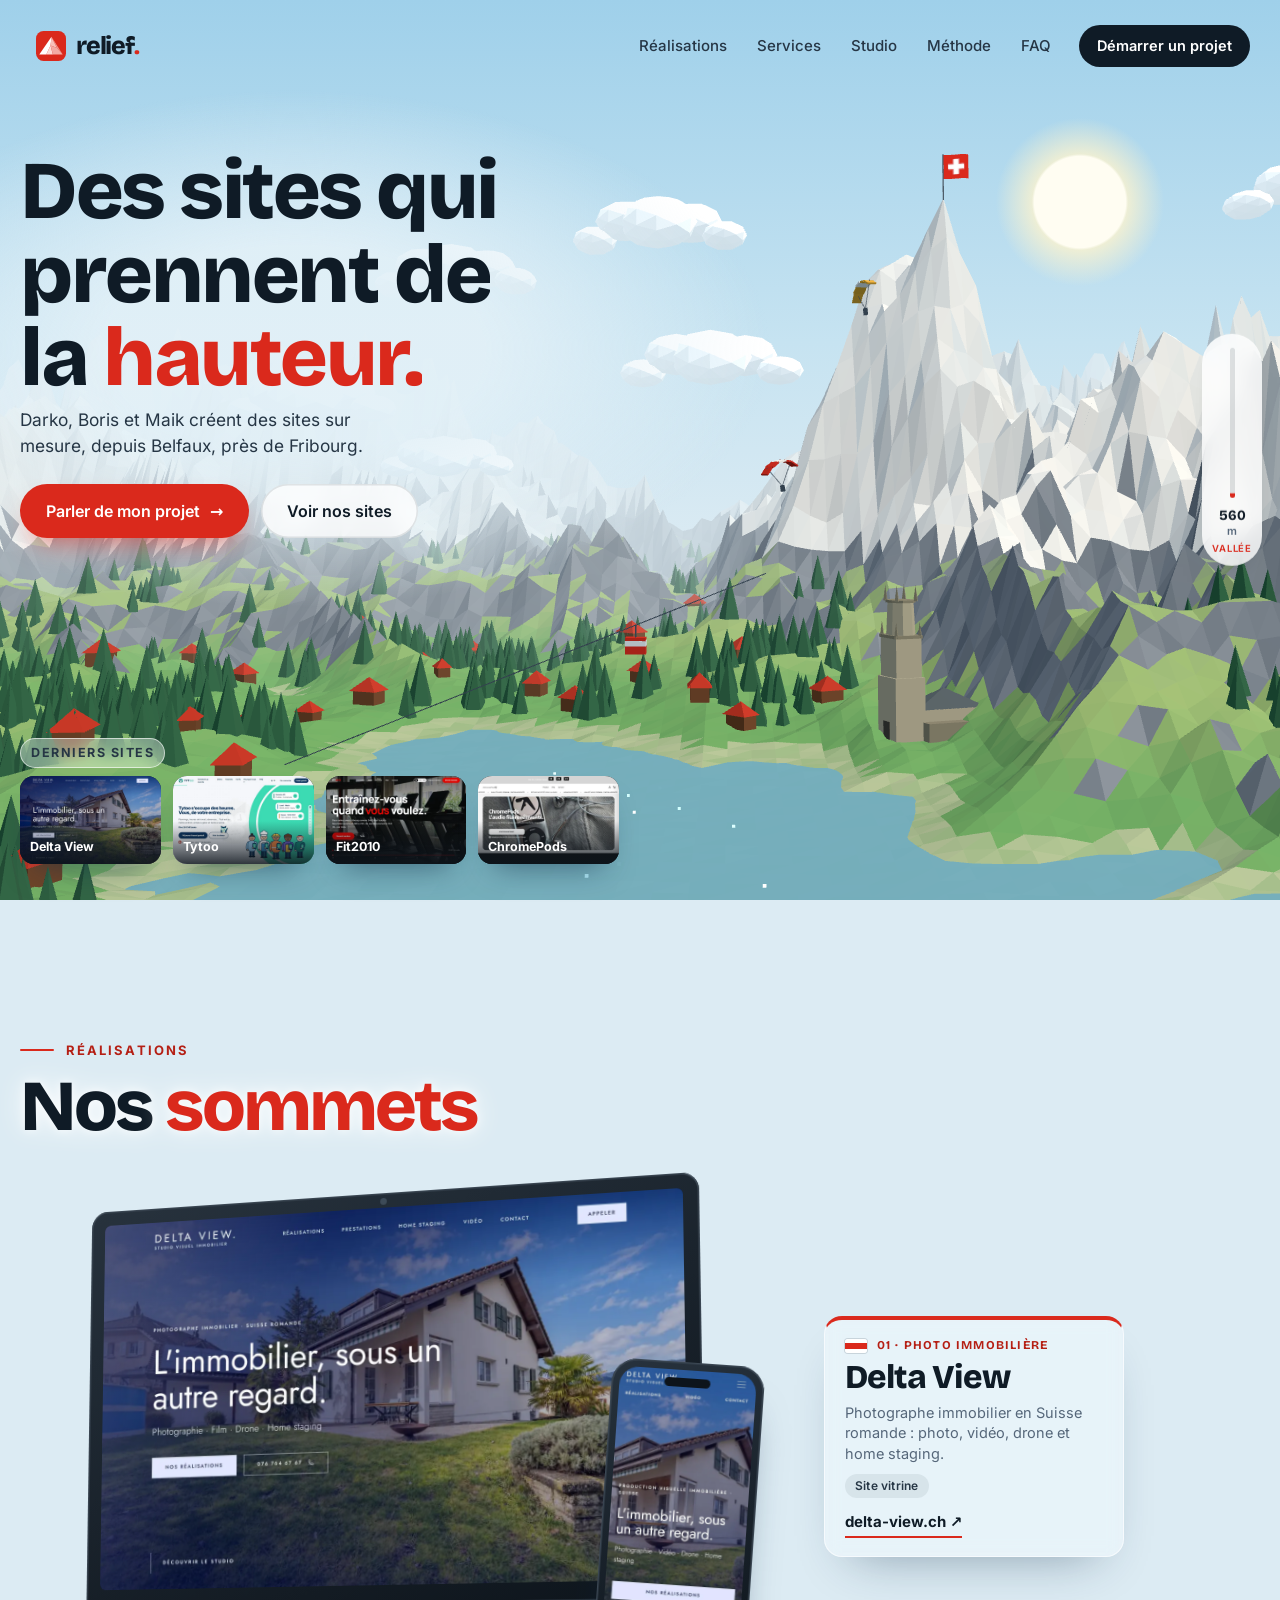
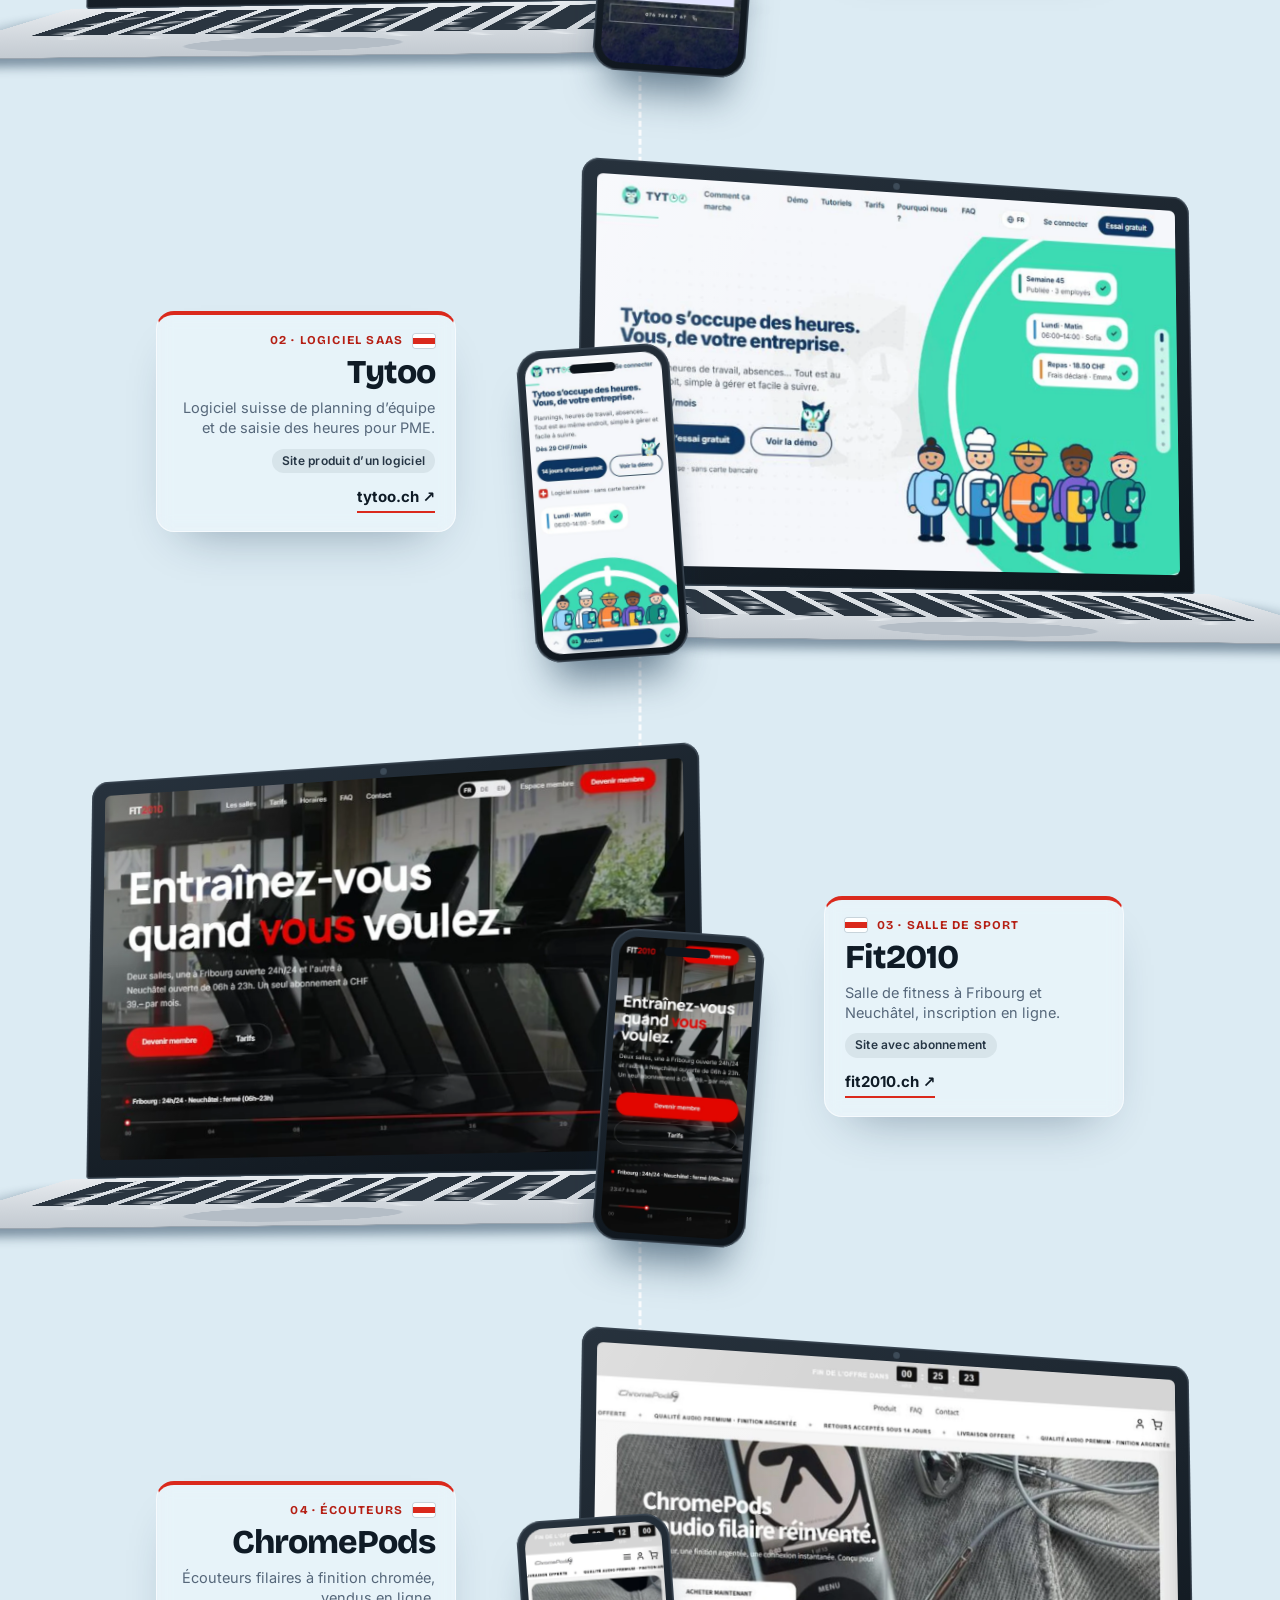
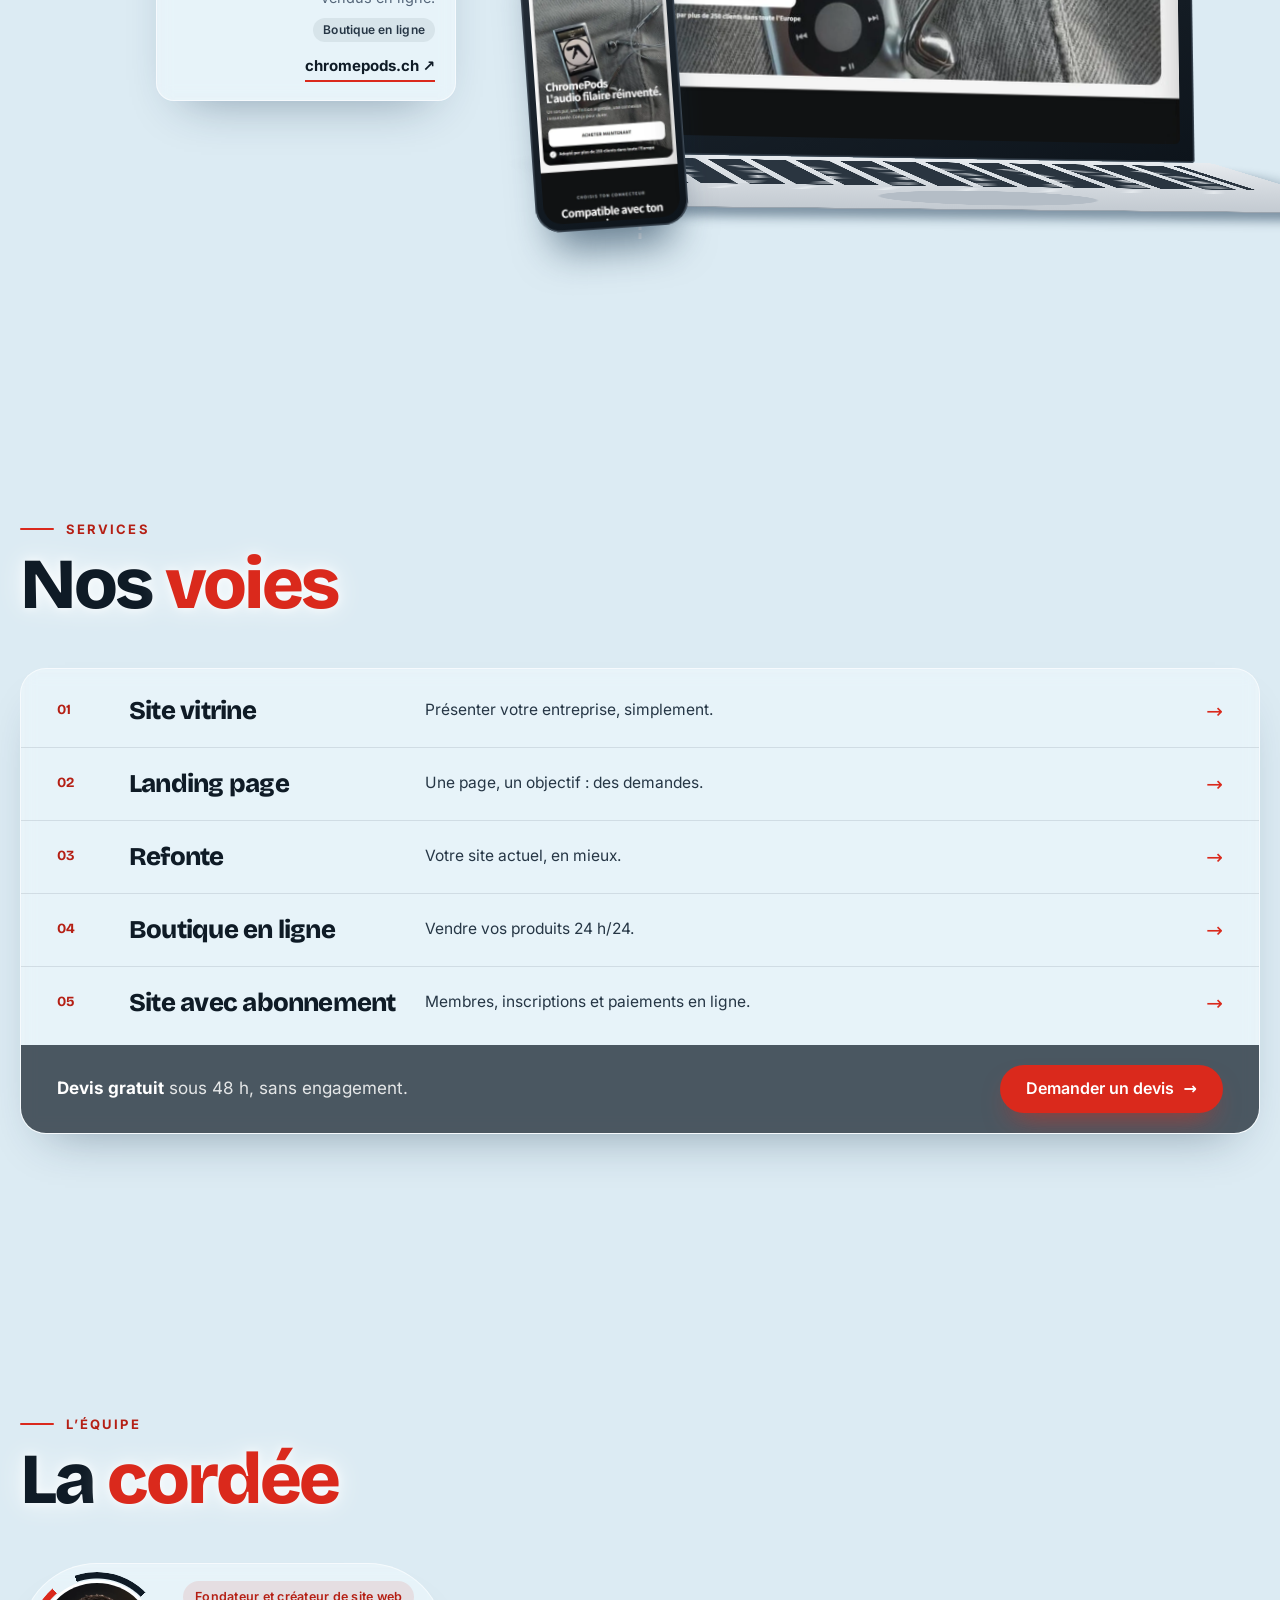
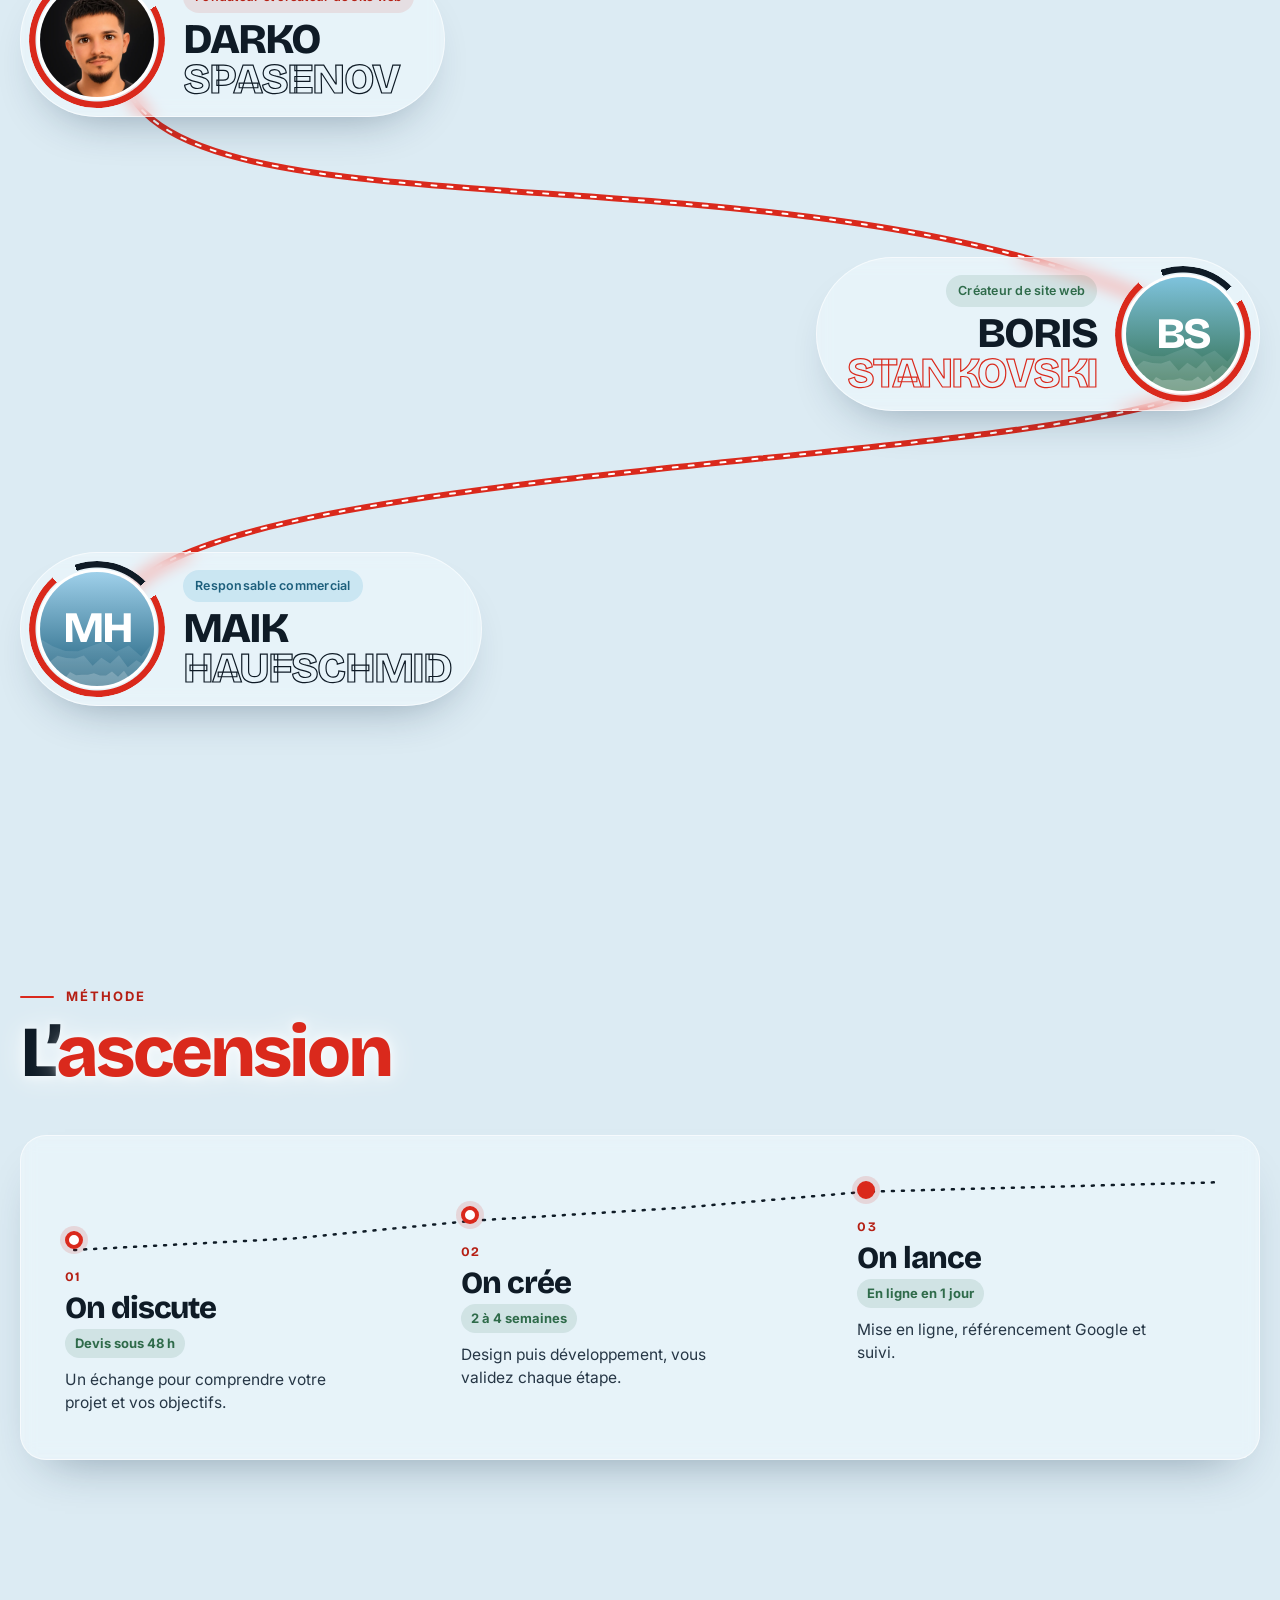
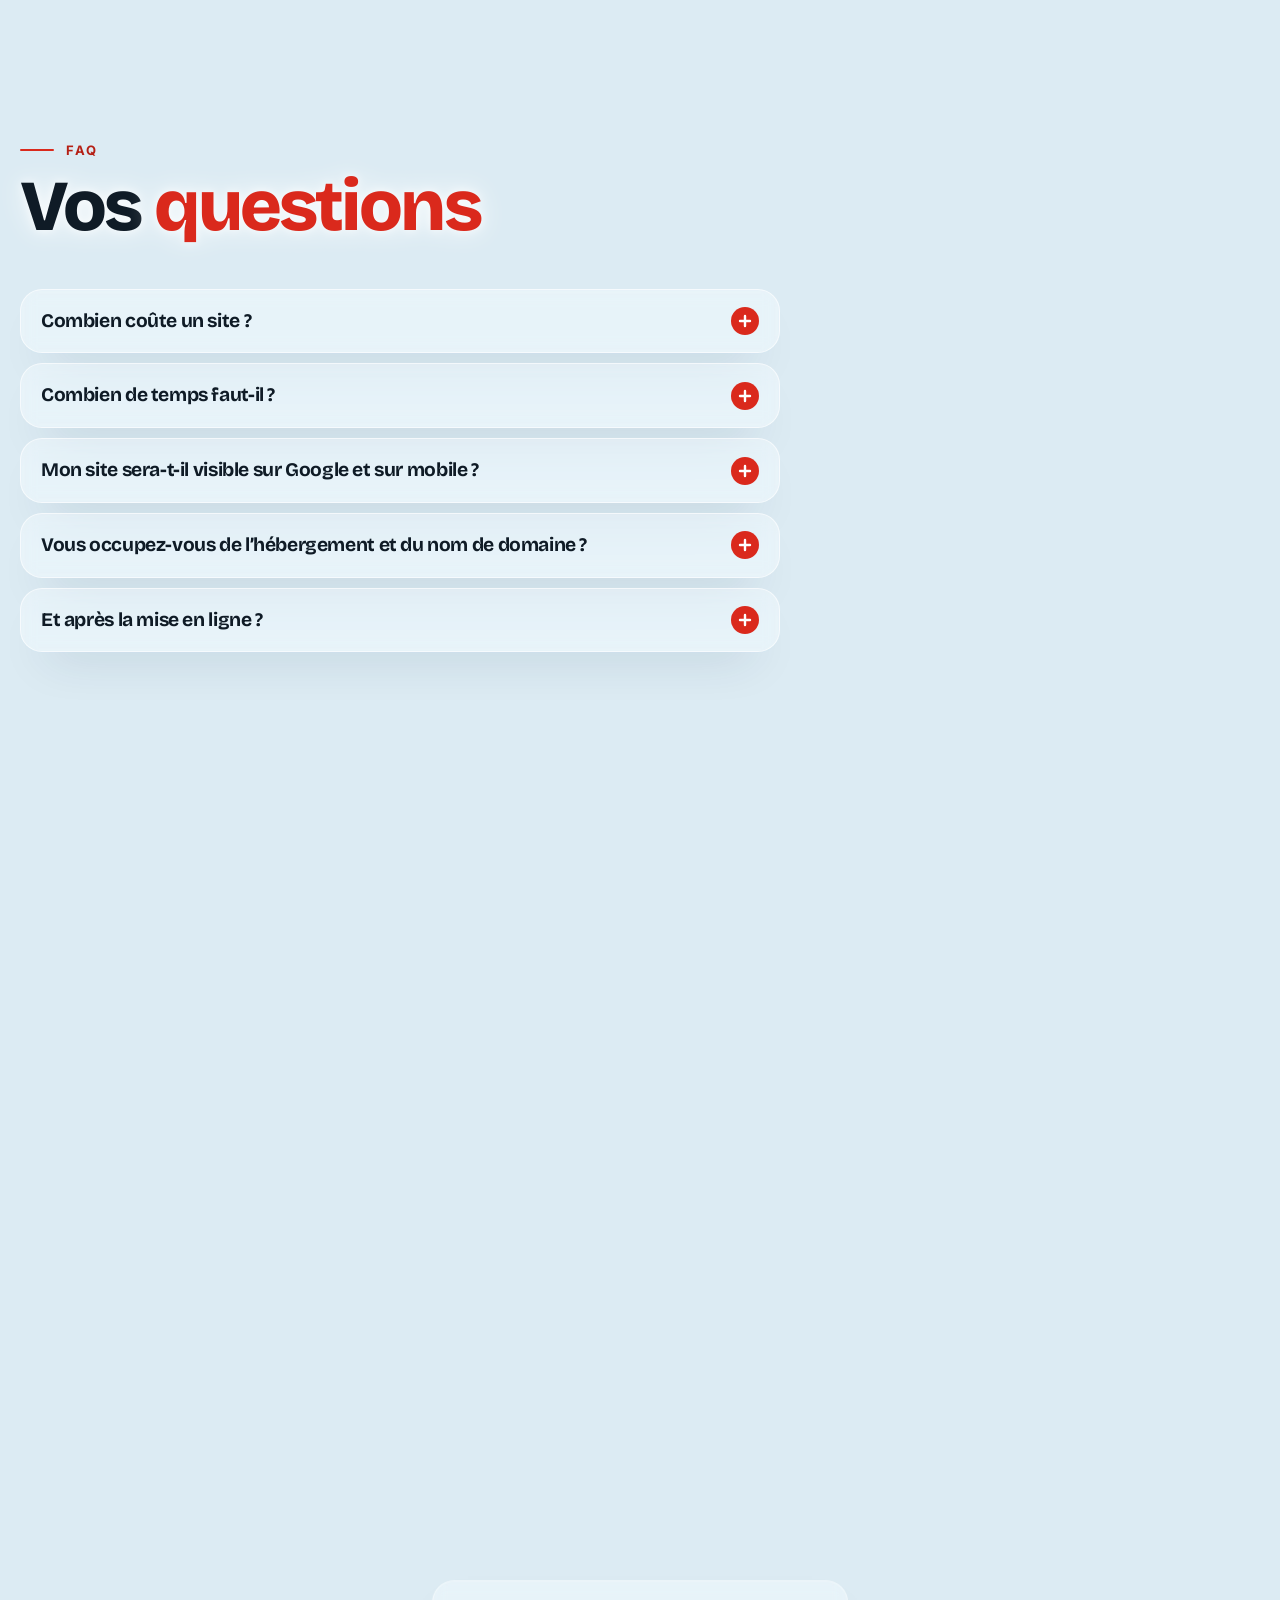
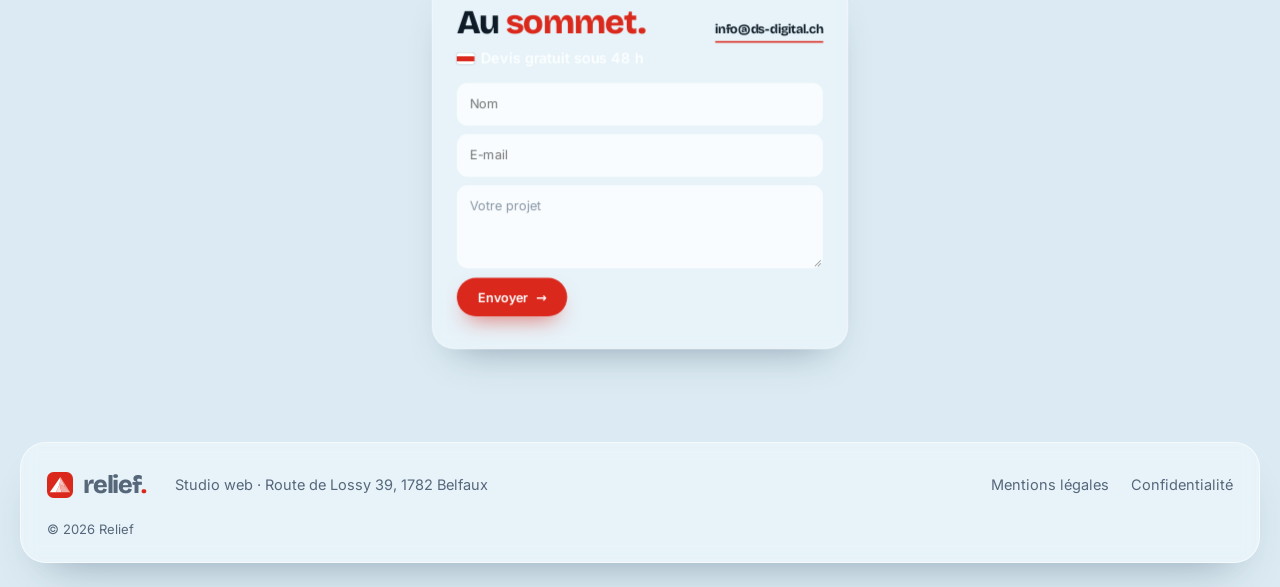
<file: index.html>
<!doctype html>
<html lang="fr-CH">
<head>
<meta charset="utf-8">
<meta name="viewport" content="width=device-width, initial-scale=1, viewport-fit=cover">
<title>Relief — Création de sites internet à Fribourg | Studio web suisse</title>
<meta name="description" content="Relief, studio web à Belfaux (Fribourg) : sites vitrines, landing pages, refontes, boutiques en ligne et sites avec abonnement. Devis gratuit sous 48 h.">
<link rel="canonical" href="https://darkospasenov.github.io/relief/">
<meta name="robots" content="index, follow, max-image-preview:large">
<meta name="theme-color" content="#EAF3F8">
<link rel="icon" href="assets/logo-relief.svg" type="image/svg+xml">
<link rel="icon" href="assets/favicon.png" type="image/png">
<meta property="og:type" content="website">
<meta property="og:locale" content="fr_CH">
<meta property="og:site_name" content="Relief">
<meta property="og:url" content="https://darkospasenov.github.io/relief/">
<meta property="og:title" content="Relief — Des sites qui prennent de la hauteur">
<meta property="og:description" content="Studio web à Fribourg : sites vitrines, landing pages, refontes, boutiques et sites avec abonnement. Devis gratuit sous 48 h.">
<meta property="og:image" content="https://darkospasenov.github.io/relief/assets/og-image.jpg">
<meta property="og:image:alt" content="Relief, studio web suisse : des sites qui prennent de la hauteur">
<meta name="twitter:card" content="summary_large_image">
<link rel="preload" href="assets/fonts/bricolage.woff2" as="font" type="font/woff2" crossorigin>
<link rel="preload" href="assets/fonts/inter.woff2" as="font" type="font/woff2" crossorigin>
<link rel="stylesheet" href="assets/relief.css?v=20261127a">
<script defer src="site-config.js?v=20261127a"></script>
<script defer src="assets/relief-ui.js?v=20261127a"></script>
<script type="module" src="assets/relief-3d.min.js?v=20261127a"></script>
<script type="application/ld+json">
{"@context":"https://schema.org","@graph":[
{"@type":"ProfessionalService","@id":"https://darkospasenov.github.io/relief/#studio","name":"Relief","description":"Studio web suisse : création de sites internet sur mesure à Fribourg.","url":"https://darkospasenov.github.io/relief/","logo":"https://darkospasenov.github.io/relief/assets/favicon.png","image":"https://darkospasenov.github.io/relief/assets/og-image.jpg","email":"info@ds-digital.ch","address":{"@type":"PostalAddress","streetAddress":"Route de Lossy 39","postalCode":"1782","addressLocality":"Belfaux","addressRegion":"FR","addressCountry":"CH"},"areaServed":[{"@type":"AdministrativeArea","name":"Canton de Fribourg"},{"@type":"Country","name":"Suisse"}],"knowsLanguage":"fr","founder":{"@type":"Person","name":"Darko Spasenov"},"employee":[{"@type":"Person","name":"Darko Spasenov","jobTitle":"Fondateur et créateur de site web"},{"@type":"Person","name":"Boris Stankovski","jobTitle":"Créateur de site web"},{"@type":"Person","name":"Maik Haufschmid","jobTitle":"Responsable commercial"}],
"hasOfferCatalog":{"@type":"OfferCatalog","name":"Services","itemListElement":[
{"@type":"Offer","itemOffered":{"@type":"Service","name":"Site vitrine"}},
{"@type":"Offer","itemOffered":{"@type":"Service","name":"Landing page"}},
{"@type":"Offer","itemOffered":{"@type":"Service","name":"Refonte de site"}},
{"@type":"Offer","itemOffered":{"@type":"Service","name":"Boutique en ligne"}},
{"@type":"Offer","itemOffered":{"@type":"Service","name":"Site avec abonnement"}}]}},
{"@type":"WebSite","@id":"https://darkospasenov.github.io/relief/#site","url":"https://darkospasenov.github.io/relief/","name":"Relief","inLanguage":"fr-CH","publisher":{"@id":"https://darkospasenov.github.io/relief/#studio"}},
{"@type":"FAQPage","mainEntity":[{"@type": "Question", "name": "Combien coûte un site ?", "acceptedAnswer": {"@type": "Answer", "text": "Chaque projet est différent. Décrivez-nous le vôtre : vous recevez un devis gratuit sous 48 h."}},
{"@type": "Question", "name": "Combien de temps faut-il ?", "acceptedAnswer": {"@type": "Answer", "text": "En général 2 à 4 semaines, selon la taille du site et la rapidité des contenus (textes, photos)."}},
{"@type": "Question", "name": "Mon site sera-t-il visible sur Google et sur mobile ?", "acceptedAnswer": {"@type": "Answer", "text": "Oui. Chaque site est pensé d’abord pour le téléphone, rapide, et préparé pour le référencement Google."}},
{"@type": "Question", "name": "Vous occupez-vous de l’hébergement et du nom de domaine ?", "acceptedAnswer": {"@type": "Answer", "text": "Oui, on peut tout gérer pour vous, ou travailler avec ce que vous avez déjà."}},
{"@type": "Question", "name": "Et après la mise en ligne ?", "acceptedAnswer": {"@type": "Answer", "text": "On reste là pour les mises à jour, les modifications et les nouvelles pages."}}]}
]}
</script>
</head>
<body class="ascent">
<div class="world" aria-hidden="true"><i class="sun"></i><canvas data-hero-canvas></canvas><div class="hero-fallback"></div><i class="cloudpass" data-cloudpass></i></div>
<a class="skip" href="#main">Aller au contenu</a>

<header class="nav" data-nav>
  <div class="wrap nav-in">
    <a class="logo" href="#top" aria-label="Relief, accueil">
      <img src="assets/logo-relief.svg" alt="" width="30" height="30">
      <span>relief<b>.</b></span>
    </a>
    <nav class="nav-links" aria-label="Navigation principale">
      <a href="#sommets">Réalisations</a>
      <a href="#services">Services</a>
      <a href="#studio">Studio</a>
      <a href="#methode">Méthode</a>
      <a href="#faq">FAQ</a>
    </nav>
    <a class="btn btn-ink btn-sm" href="#contact">Démarrer un projet</a>
    <button class="burger" type="button" aria-label="Ouvrir le menu" aria-expanded="false" data-burger><span></span><span></span></button>
  </div>
  <div class="mobile-menu" data-menu hidden>
    <a href="#sommets">Réalisations</a>
    <a href="#services">Services</a>
    <a href="#studio">Studio</a>
    <a href="#methode">Méthode</a>
    <a href="#faq">FAQ</a>
    <a href="#contact">Contact</a>
  </div>
</header>

<main id="main">

  <!-- HERO ─ paysage alpin en WebGL -->
  <section class="hero" id="top" data-scroll>
    <div class="wrap hero-in">
      <div class="hero-copy">
        <h1 class="hero-title" data-words>Des sites qui prennent de la <em>hauteur.</em></h1>
        <p class="hero-sub">Darko, Boris et Maik créent des sites sur mesure, depuis Belfaux, près de Fribourg.</p>
        <div class="hero-cta">
          <a class="btn btn-red" href="#contact">Parler de mon projet <span aria-hidden="true">→</span></a>
          <a class="btn btn-ghost" href="#sommets">Voir nos sites</a>
        </div>
      </div>
    </div>
    <!-- bas de l'écran d'accueil : les derniers sites, en vignettes -->
    <div class="wrap hero-work">
      <p class="hero-work-label">Derniers sites</p>
      <ul class="hero-work-list">
        <li><a href="#site-delta-view"><img src="assets/work/delta-view.webp" alt="" width="1280" height="800" decoding="async"><span>Delta View</span></a></li>
        <li><a href="#site-tytoo"><img src="assets/work/tytoo.webp" alt="" width="1280" height="800" decoding="async"><span>Tytoo</span></a></li>
        <li><a href="#site-fit2010"><img src="assets/work/fit2010.webp" alt="" width="1280" height="800" decoding="async"><span>Fit2010</span></a></li>
        <li><a href="#site-chromepods"><img src="assets/work/chromepods.webp" alt="" width="1280" height="800" decoding="async"><span>ChromePods</span></a></li>
      </ul>
    </div>
  </section>


  <!-- RÉALISATIONS ─ un ordinateur 3D qui s'ouvre pour chaque site -->
  <section class="section sommets" id="sommets">
    <div class="wrap">
      <div class="sec-head" data-scroll>
        <p class="kicker">Réalisations</p>
        <h2 class="sec-title">Nos <em>sommets</em></h2>
      </div>

      <div class="trail">
        <!--
          Pour ajouter une réalisation : copier un <article class="climb"> et
          mettre la capture (1280×800, .webp) dans assets/work/.
        -->
        <article class="climb" id="site-delta-view" data-scroll>
          <a class="laptop" href="https://delta-view.ch" target="_blank" rel="noopener" aria-label="Visiter delta-view.ch">
            <span class="laptop-3d">
              <span class="laptop-lid"><span class="laptop-screen">
                <img src="assets/work/delta-view.webp" alt="Page d’accueil du site delta-view.ch, réalisé par Relief" width="1280" height="800" loading="lazy" decoding="async">
              </span></span>
              <span class="laptop-base" aria-hidden="true"></span>
            </span>
            <span class="phone" aria-hidden="true"><img src="assets/work/delta-view-mobile.webp" alt="" width="600" height="1300" loading="lazy" decoding="async"></span>
          </a>
          <div class="climb-copy">
            <p class="summit"><span class="blaze" aria-hidden="true"></span>01 · Photo immobilière</p>
            <h3>Delta View</h3>
            <p class="climb-desc">Photographe immobilier en Suisse romande : photo, vidéo, drone et home staging.</p>
            <p class="climb-what"><span class="pill">Site vitrine</span></p>
            <a class="link-arrow" href="https://delta-view.ch" target="_blank" rel="noopener">delta-view.ch ↗</a>
          </div>
        </article>

        <article class="climb" id="site-tytoo" data-scroll>
          <a class="laptop" href="https://tytoo.ch" target="_blank" rel="noopener" aria-label="Visiter tytoo.ch">
            <span class="laptop-3d">
              <span class="laptop-lid"><span class="laptop-screen">
                <img src="assets/work/tytoo.webp" alt="Page d’accueil du site tytoo.ch, réalisé par Relief" width="1280" height="800" loading="lazy" decoding="async">
              </span></span>
              <span class="laptop-base" aria-hidden="true"></span>
            </span>
            <span class="phone" aria-hidden="true"><img src="assets/work/tytoo-mobile.webp" alt="" width="600" height="1300" loading="lazy" decoding="async"></span>
          </a>
          <div class="climb-copy">
            <p class="summit"><span class="blaze" aria-hidden="true"></span>02 · Logiciel SaaS</p>
            <h3>Tytoo</h3>
            <p class="climb-desc">Logiciel suisse de planning d’équipe et de saisie des heures pour PME.</p>
            <p class="climb-what"><span class="pill">Site produit d’un logiciel</span></p>
            <a class="link-arrow" href="https://tytoo.ch" target="_blank" rel="noopener">tytoo.ch ↗</a>
          </div>
        </article>

        <article class="climb" id="site-fit2010" data-scroll>
          <a class="laptop" href="https://fit2010.ch" target="_blank" rel="noopener" aria-label="Visiter fit2010.ch">
            <span class="laptop-3d">
              <span class="laptop-lid"><span class="laptop-screen">
                <img src="assets/work/fit2010.webp" alt="Page d’accueil du site fit2010.ch, réalisé par Relief" width="1280" height="800" loading="lazy" decoding="async">
              </span></span>
              <span class="laptop-base" aria-hidden="true"></span>
            </span>
            <span class="phone" aria-hidden="true"><img src="assets/work/fit2010-mobile.webp" alt="" width="600" height="1300" loading="lazy" decoding="async"></span>
          </a>
          <div class="climb-copy">
            <p class="summit"><span class="blaze" aria-hidden="true"></span>03 · Salle de sport</p>
            <h3>Fit2010</h3>
            <p class="climb-desc">Salle de fitness à Fribourg et Neuchâtel, inscription en ligne.</p>
            <p class="climb-what"><span class="pill">Site avec abonnement</span></p>
            <a class="link-arrow" href="https://fit2010.ch" target="_blank" rel="noopener">fit2010.ch ↗</a>
          </div>
        </article>

        <article class="climb" id="site-chromepods" data-scroll>
          <a class="laptop" href="https://chromepods.ch" target="_blank" rel="noopener" aria-label="Visiter chromepods.ch">
            <span class="laptop-3d">
              <span class="laptop-lid"><span class="laptop-screen">
                <img src="assets/work/chromepods.webp" alt="Page d’accueil du site chromepods.ch, réalisé par Relief" width="1280" height="800" loading="lazy" decoding="async">
              </span></span>
              <span class="laptop-base" aria-hidden="true"></span>
            </span>
            <span class="phone" aria-hidden="true"><img src="assets/work/chromepods-mobile.webp" alt="" width="600" height="1300" loading="lazy" decoding="async"></span>
          </a>
          <div class="climb-copy">
            <p class="summit"><span class="blaze" aria-hidden="true"></span>04 · Écouteurs</p>
            <h3>ChromePods</h3>
            <p class="climb-desc">Écouteurs filaires à finition chromée, vendus en ligne.</p>
            <p class="climb-what"><span class="pill">Boutique en ligne</span></p>
            <a class="link-arrow" href="https://chromepods.ch" target="_blank" rel="noopener">chromepods.ch ↗</a>
          </div>
        </article>


      </div>
    </div>
  </section>


  <!-- SERVICES ─ les types de sites -->
  <section class="section services" id="services">
    <div class="wrap">
      <div class="sec-head" data-scroll>
        <p class="kicker">Services</p>
        <h2 class="sec-title">Nos <em>voies</em></h2>
      </div>
      <div class="voies" data-scroll>
        <ol class="voies-list">
          <li><a href="#contact"><span class="v-n">01</span><span class="v-t">Site vitrine</span><span class="v-d">Présenter votre entreprise, simplement.</span><span class="v-go" aria-hidden="true">→</span></a></li>
          <li><a href="#contact"><span class="v-n">02</span><span class="v-t">Landing page</span><span class="v-d">Une page, un objectif : des demandes.</span><span class="v-go" aria-hidden="true">→</span></a></li>
          <li><a href="#contact"><span class="v-n">03</span><span class="v-t">Refonte</span><span class="v-d">Votre site actuel, en mieux.</span><span class="v-go" aria-hidden="true">→</span></a></li>
          <li><a href="#contact"><span class="v-n">04</span><span class="v-t">Boutique en ligne</span><span class="v-d">Vendre vos produits 24 h/24.</span><span class="v-go" aria-hidden="true">→</span></a></li>
          <li><a href="#contact"><span class="v-n">05</span><span class="v-t">Site avec abonnement</span><span class="v-d">Membres, inscriptions et paiements en ligne.</span><span class="v-go" aria-hidden="true">→</span></a></li>
        </ol>
        <div class="voies-foot">
          <p><b>Devis gratuit</b> sous 48 h, sans engagement.</p>
          <a class="btn btn-red" href="#contact">Demander un devis <span aria-hidden="true">→</span></a>
        </div>
      </div>
    </div>
  </section>

  <!-- STUDIO / ÉQUIPE -->
  <section class="section studio" id="studio">
    <div class="wrap">
      <div class="sec-head" data-scroll>
        <p class="kicker">L’équipe</p>
        <h2 class="sec-title">La <em>cordée</em></h2>
      </div>

      <!-- La cordée : deux créateurs reliés par une corde qui se déroule au défilement -->
      <div class="cordee" data-scroll>
        <svg class="rope" viewBox="0 0 100 100" preserveAspectRatio="none" aria-hidden="true"><path d="M8 12 C 8 40, 60 22, 92 46 S 8 62, 8 88"/><path class="twist" d="M8 12 C 8 40, 60 22, 92 46 S 8 62, 8 88"/></svg>

        <article class="guide" data-scroll>
          <div class="medal">
            <span class="medal-ring" aria-hidden="true"></span>
            <img src="assets/darko-portrait-600.webp" alt="Darko Spasenov" width="600" height="750" loading="lazy" decoding="async">
            <span class="medal-n" aria-hidden="true">01</span>
          </div>
          <div class="guide-copy">
            <span class="pill pill-red">Fondateur et créateur de site web</span>
            <h3 class="guide-name"><span>Darko</span> <span class="out">Spasenov</span></h3>
          </div>
        </article>

        <article class="guide guide-b" data-scroll>
          <div class="medal medal-mono">
            <span class="medal-ring" aria-hidden="true"></span>
            <!-- Photo à venir : remplacer le <b> par <img src="assets/boris-portrait.webp" alt="Boris Stankovski" …> -->
            <b aria-hidden="true">BS</b>
            <span class="medal-n" aria-hidden="true">02</span>
          </div>
          <div class="guide-copy">
            <span class="pill pill-green">Créateur de site web</span>
            <h3 class="guide-name"><span>Boris</span> <span class="out">Stankovski</span></h3>
          </div>
        </article>

        <article class="guide" data-scroll>
          <div class="medal medal-mono">
            <span class="medal-ring" aria-hidden="true"></span>
            <!-- Photo à venir : remplacer le <b> par <img src="assets/maik-portrait.webp" alt="Maik Haufschmid" …> -->
            <b aria-hidden="true">MH</b>
            <span class="medal-n" aria-hidden="true">03</span>
          </div>
          <div class="guide-copy">
            <span class="pill pill-blue">Responsable commercial</span>
            <h3 class="guide-name"><span>Maik</span> <span class="out">Haufschmid</span></h3>
          </div>
        </article>
      </div>
    </div>
  </section>

  <!-- MÉTHODE -->
  <section class="section method" id="methode">
    <div class="wrap">
      <div class="sec-head" data-scroll>
        <p class="kicker">Méthode</p>
        <h2 class="sec-title">L’<em>ascension</em></h2>
      </div>
      <div class="route" data-scroll>
        <svg class="route-line" viewBox="0 0 300 60" preserveAspectRatio="none" aria-hidden="true"><path d="M2.4 60 L60 50 L106 35 L160 24 L209 10 L300 2"/></svg>
        <ol class="stages">
          <li class="stage" data-scroll>
            <span class="stage-dot" aria-hidden="true"></span>
            <span class="stage-n">01</span>
            <h3>On discute</h3>
            <p class="stage-time">Devis sous 48 h</p>
            <p class="stage-txt">Un échange pour comprendre votre projet et vos objectifs.</p>
          </li>
          <li class="stage" data-scroll>
            <span class="stage-dot" aria-hidden="true"></span>
            <span class="stage-n">02</span>
            <h3>On crée</h3>
            <p class="stage-time">2 à 4 semaines</p>
            <p class="stage-txt">Design puis développement, vous validez chaque étape.</p>
          </li>
          <li class="stage" data-scroll>
            <span class="stage-dot" aria-hidden="true"></span>
            <span class="stage-n">03</span>
            <h3>On lance</h3>
            <p class="stage-time">En ligne en 1 jour</p>
            <p class="stage-txt">Mise en ligne, référencement Google et suivi.</p>
          </li>
        </ol>
      </div>
    </div>
  </section>


  <!-- TÉMOIGNAGES ─ à activer quand les citations des clients sont prêtes :
       enlever les marques de commentaire autour de la section.
  <section class="section quotes" id="avis">
    <div class="wrap">
      <div class="sec-head" data-scroll>
        <h2 class="sec-title"><span class="blaze" aria-hidden="true"></span>Ils en <em>parlent</em></h2>
      </div>
      <div class="quotes-row">
        <figure class="quote" data-scroll>
          <blockquote>« Citation du client. »</blockquote>
          <figcaption><b>Prénom Nom</b> · delta-view.ch</figcaption>
        </figure>
      </div>
    </div>
  </section>
  -->

  <!-- FAQ -->
  <section class="section faq" id="faq">
    <div class="wrap">
      <div class="sec-head" data-scroll>
        <p class="kicker">FAQ</p>
        <h2 class="sec-title">Vos <em>questions</em></h2>
      </div>
      <div class="qas">
        <details class="qa" data-scroll>
          <summary>Combien coûte un site ?</summary>
          <p>Chaque projet est différent. Décrivez-nous le vôtre : vous recevez un devis gratuit sous 48 h.</p>
        </details>
        <details class="qa" data-scroll>
          <summary>Combien de temps faut-il ?</summary>
          <p>En général 2 à 4 semaines, selon la taille du site et la rapidité des contenus (textes, photos).</p>
        </details>
        <details class="qa" data-scroll>
          <summary>Mon site sera-t-il visible sur Google et sur mobile ?</summary>
          <p>Oui. Chaque site est pensé d’abord pour le téléphone, rapide, et préparé pour le référencement Google.</p>
        </details>
        <details class="qa" data-scroll>
          <summary>Vous occupez-vous de l’hébergement et du nom de domaine ?</summary>
          <p>Oui, on peut tout gérer pour vous, ou travailler avec ce que vous avez déjà.</p>
        </details>
        <details class="qa" data-scroll>
          <summary>Et après la mise en ligne ?</summary>
          <p>On reste là pour les mises à jour, les modifications et les nouvelles pages.</p>
        </details>
      </div>
    </div>
  </section>

  <!-- CONTACT -->
  <section class="section contact" id="contact">
    <div class="wrap">
      <div class="contact-card" data-scroll>
        <div class="contact-copy">
          <h2 class="sec-title">Au <em>sommet.</em></h2>
          <a class="contact-mail" data-email href="mailto:info@ds-digital.ch">info@ds-digital.ch</a>
          <p class="contact-48"><span class="blaze" aria-hidden="true"></span>Devis gratuit sous 48 h</p>
        </div>
        <form class="form" data-form action="https://formspree.io/f/xzebjypp" method="POST">
          <input type="hidden" name="_subject" value="Nouvelle demande — site Relief">
          <input name="nom" type="text" autocomplete="name" required placeholder="Nom" aria-label="Nom">
          <input name="email" type="email" autocomplete="email" required placeholder="E-mail" aria-label="E-mail">
          <textarea name="message" rows="3" required placeholder="Votre projet" aria-label="Votre projet"></textarea>
          <input type="text" name="_gotcha" tabindex="-1" autocomplete="off" class="hp" aria-hidden="true">
          <button class="btn btn-red" type="submit">Envoyer <span aria-hidden="true">→</span></button>
          <p class="form-status" data-form-status role="status"></p>
        </form>
      </div>
    </div>
  </section>
</main>

<!-- altimètre : suit la montée de la caméra -->
<button class="to-top" type="button" data-to-top aria-label="Remonter tout en haut"><svg viewBox="0 0 24 24" width="20" height="20" aria-hidden="true"><path d="M12 19V5M5 12l7-7 7 7" fill="none" stroke="currentColor" stroke-width="2.4" stroke-linecap="round" stroke-linejoin="round"/></svg></button>
<div class="alti" aria-hidden="true"><span class="alti-track"><i data-alti-bar></i></span><span class="alti-txt"><b data-alti-n>560</b> m<em data-alti-zone>Vallée</em></span></div>
<i class="confetti" aria-hidden="true"></i>

<footer class="footer">
  <div class="wrap footer-in">
    <a class="logo" href="#top"><img src="assets/logo-relief.svg" alt="" width="26" height="26"><span>relief<b>.</b></span></a>
    <p>Studio web · Route de Lossy 39, 1782 Belfaux</p>
    <nav aria-label="Liens légaux"><a href="mentions-legales.html">Mentions légales</a><a href="confidentialite.html">Confidentialité</a></nav>
    <p class="copy">© <span data-year>2026</span> Relief</p>
  </div>
</footer>
</body>
</html>
</file>
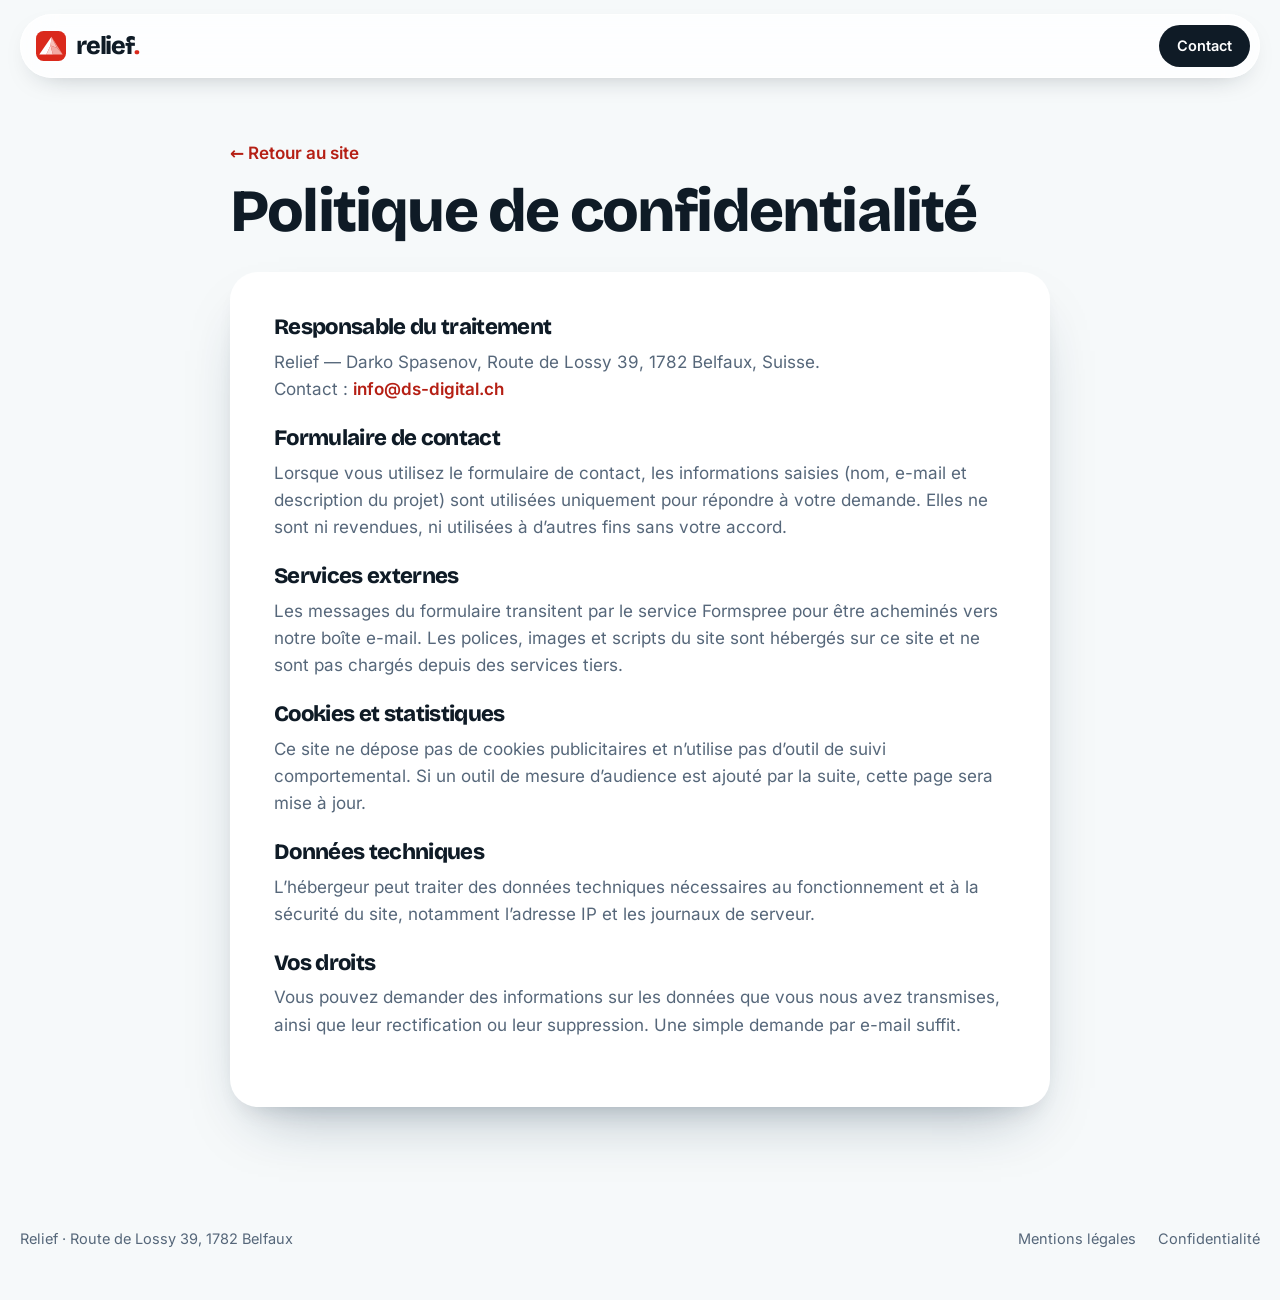
<file: confidentialite.html>
<!doctype html>
<html lang="fr-CH">
<head>
<meta charset="utf-8">
<meta name="viewport" content="width=device-width, initial-scale=1">
<title>Politique de confidentialité — Relief</title>
<meta name="description" content="Politique de confidentialité du site Relief.">
<link rel="icon" href="assets/logo-relief.svg" type="image/svg+xml">
<link rel="stylesheet" href="assets/relief.css?v=20261127a">
</head>
<body>
<header class="nav is-scrolled" data-nav>
  <div class="wrap nav-in">
    <a class="logo" href="index.html" aria-label="Relief, accueil"><img src="assets/logo-relief.svg" alt="" width="30" height="30"><span>relief<b>.</b></span></a>
    <a class="btn btn-ink btn-sm" style="margin-left:auto;display:inline-flex" href="index.html#contact">Contact</a>
  </div>
</header>
<main class="legal">
  <div class="wrap">
    <a class="back" href="index.html">← Retour au site</a>
    <h1>Politique de confidentialité</h1>
    <div class="legal-box">
      <h2>Responsable du traitement</h2>
      <p>Relief — Darko Spasenov, Route de Lossy 39, 1782 Belfaux, Suisse.<br>Contact : <a href="mailto:info@ds-digital.ch">info@ds-digital.ch</a></p>
      <h2>Formulaire de contact</h2>
      <p>Lorsque vous utilisez le formulaire de contact, les informations saisies (nom, e-mail et description du projet) sont utilisées uniquement pour répondre à votre demande. Elles ne sont ni revendues, ni utilisées à d’autres fins sans votre accord.</p>
      <h2>Services externes</h2>
      <p>Les messages du formulaire transitent par le service Formspree pour être acheminés vers notre boîte e-mail. Les polices, images et scripts du site sont hébergés sur ce site et ne sont pas chargés depuis des services tiers.</p>
      <h2>Cookies et statistiques</h2>
      <p>Ce site ne dépose pas de cookies publicitaires et n’utilise pas d’outil de suivi comportemental. Si un outil de mesure d’audience est ajouté par la suite, cette page sera mise à jour.</p>
      <h2>Données techniques</h2>
      <p>L’hébergeur peut traiter des données techniques nécessaires au fonctionnement et à la sécurité du site, notamment l’adresse IP et les journaux de serveur.</p>
      <h2>Vos droits</h2>
      <p>Vous pouvez demander des informations sur les données que vous nous avez transmises, ainsi que leur rectification ou leur suppression. Une simple demande par e-mail suffit.</p>
    </div>
  </div>
</main>
<footer class="footer">
  <div class="wrap footer-in">
    <p>Relief · Route de Lossy 39, 1782 Belfaux</p>
    <nav aria-label="Liens légaux"><a href="mentions-legales.html">Mentions légales</a><a href="confidentialite.html">Confidentialité</a></nav>
  </div>
</footer>
</body>
</html>
</file>
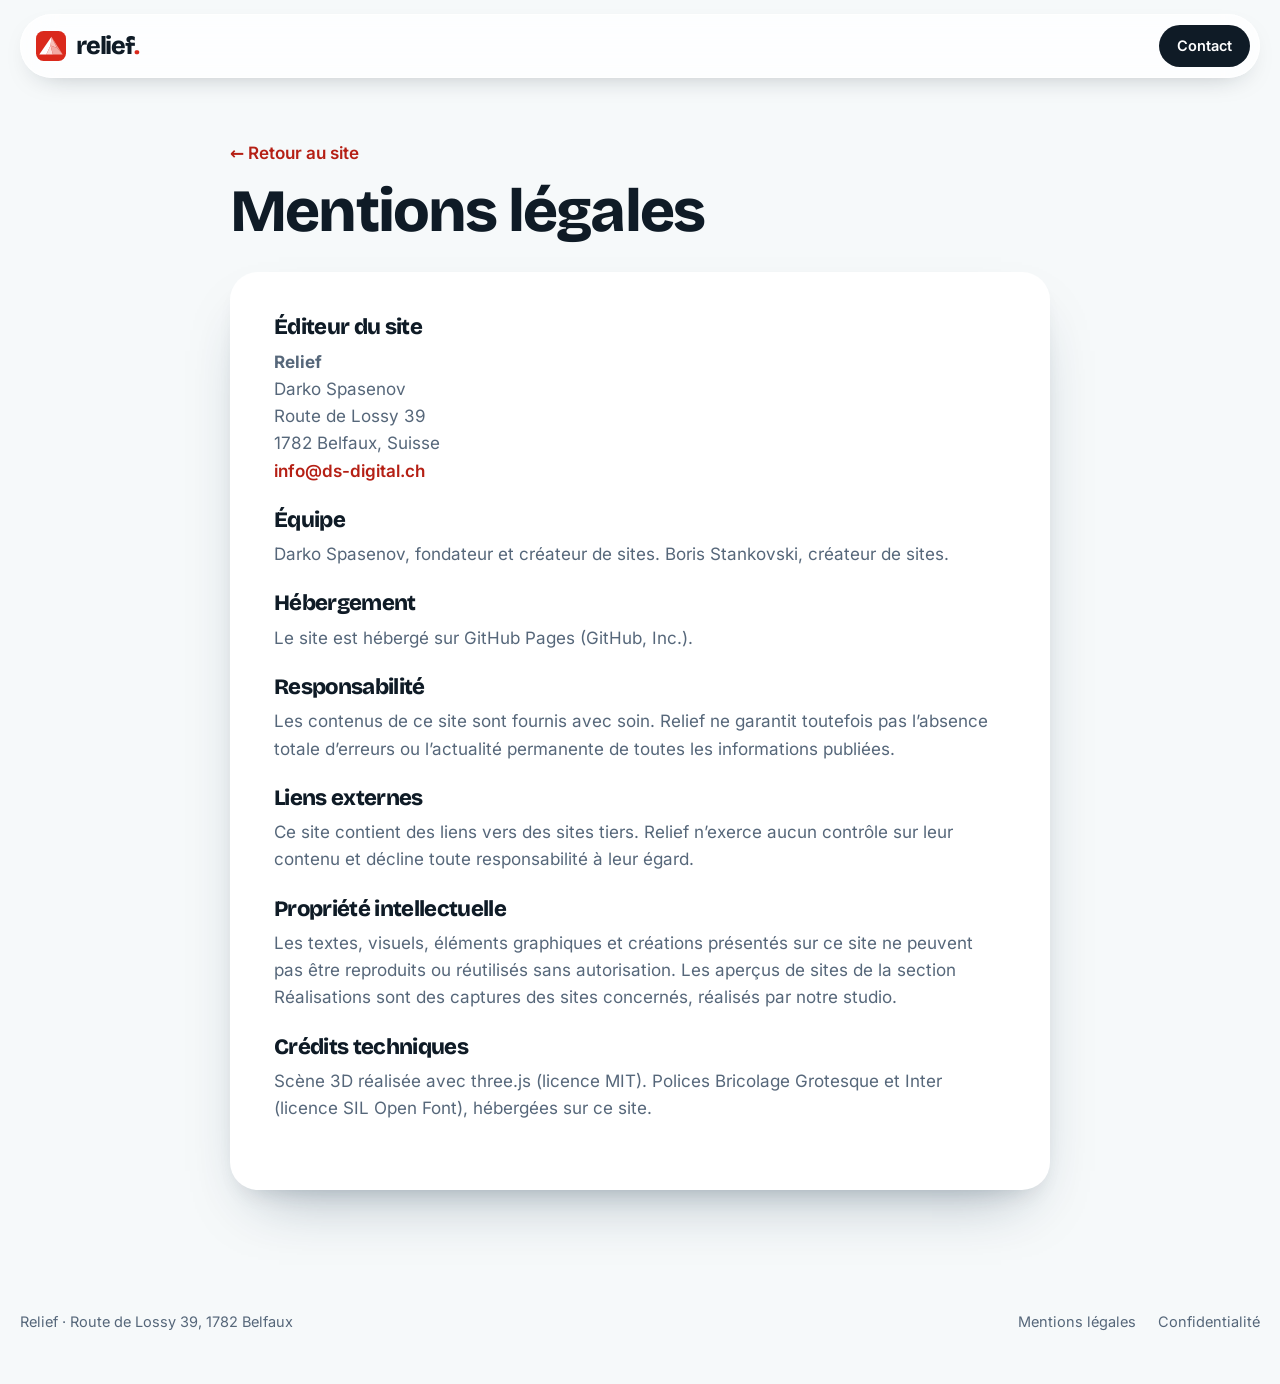
<file: mentions-legales.html>
<!doctype html>
<html lang="fr-CH">
<head>
<meta charset="utf-8">
<meta name="viewport" content="width=device-width, initial-scale=1">
<title>Mentions légales — Relief</title>
<meta name="description" content="Mentions légales du site Relief, studio web.">
<link rel="icon" href="assets/logo-relief.svg" type="image/svg+xml">
<link rel="stylesheet" href="assets/relief.css?v=20261127a">
</head>
<body>
<header class="nav is-scrolled" data-nav>
  <div class="wrap nav-in">
    <a class="logo" href="index.html" aria-label="Relief, accueil"><img src="assets/logo-relief.svg" alt="" width="30" height="30"><span>relief<b>.</b></span></a>
    <a class="btn btn-ink btn-sm" style="margin-left:auto;display:inline-flex" href="index.html#contact">Contact</a>
  </div>
</header>
<main class="legal">
  <div class="wrap">
    <a class="back" href="index.html">← Retour au site</a>
    <h1>Mentions légales</h1>
    <div class="legal-box">
      <h2>Éditeur du site</h2>
      <p><strong>Relief</strong><br>Darko Spasenov<br>Route de Lossy 39<br>1782 Belfaux, Suisse<br><a href="mailto:info@ds-digital.ch">info@ds-digital.ch</a></p>
      <h2>Équipe</h2>
      <p>Darko Spasenov, fondateur et créateur de sites. Boris Stankovski, créateur de sites.</p>
      <h2>Hébergement</h2>
      <p>Le site est hébergé sur GitHub Pages (GitHub, Inc.).</p>
      <h2>Responsabilité</h2>
      <p>Les contenus de ce site sont fournis avec soin. Relief ne garantit toutefois pas l’absence totale d’erreurs ou l’actualité permanente de toutes les informations publiées.</p>
      <h2>Liens externes</h2>
      <p>Ce site contient des liens vers des sites tiers. Relief n’exerce aucun contrôle sur leur contenu et décline toute responsabilité à leur égard.</p>
      <h2>Propriété intellectuelle</h2>
      <p>Les textes, visuels, éléments graphiques et créations présentés sur ce site ne peuvent pas être reproduits ou réutilisés sans autorisation. Les aperçus de sites de la section Réalisations sont des captures des sites concernés, réalisés par notre studio.</p>
      <h2>Crédits techniques</h2>
      <p>Scène 3D réalisée avec three.js (licence MIT). Polices Bricolage Grotesque et Inter (licence SIL Open Font), hébergées sur ce site.</p>
    </div>
  </div>
</main>
<footer class="footer">
  <div class="wrap footer-in">
    <p>Relief · Route de Lossy 39, 1782 Belfaux</p>
    <nav aria-label="Liens légaux"><a href="mentions-legales.html">Mentions légales</a><a href="confidentialite.html">Confidentialité</a></nav>
  </div>
</footer>
</body>
</html>
</file>
<file: assets/relief.css>
/* ==========================================================
   RELIEF — studio web suisse
   Thème alpin : neige, ciel de glacier, sapin, rouge suisse
   ========================================================== */
@font-face{font-family:"Bricolage";src:url("fonts/bricolage.woff2") format("woff2");font-weight:200 800;font-display:swap}
@font-face{font-family:"Inter";src:url("fonts/inter.woff2") format("woff2");font-weight:100 900;font-display:swap}

:root{
  --bg:#F6F9FA;          /* neige */
  --paper:#FFFFFF;
  --ink:#0F1B26;         /* roche sombre */
  --ink-2:#263645;
  --muted:#56677A;
  --line:rgba(15,27,38,.11);
  --red:#DA291C;         /* rouge suisse */
  --red-dark:#B51F14;
  --fir:#2F6B4A;         /* sapin */
  --glacier:#7FC3DD;
  --sky:#CFE6F2;
  --radius:22px;
  --shadow:0 30px 60px -28px rgba(15,45,70,.38),0 12px 24px -14px rgba(15,27,38,.16);
  --display:"Bricolage",ui-sans-serif,system-ui,sans-serif;
  --sans:"Inter",ui-sans-serif,system-ui,-apple-system,"Segoe UI",sans-serif;
  --ease:cubic-bezier(.2,.8,.2,1);
}

*,*::before,*::after{box-sizing:border-box}
html{scroll-behavior:smooth;-webkit-text-size-adjust:100%}
body{margin:0;background:var(--bg);color:var(--ink);font:400 17px/1.6 var(--sans);-webkit-font-smoothing:antialiased;overflow-x:hidden}
main,.footer{overflow-x:clip}
img,svg{max-width:100%;display:block}
a{color:inherit;text-decoration:none}
h1,h2,h3{font-family:var(--display);font-weight:800;letter-spacing:-.03em;line-height:1.02;margin:0}
p{margin:0}
em{font-style:normal}
button{font:inherit;cursor:pointer}
:focus-visible{outline:3px solid var(--red);outline-offset:3px;border-radius:8px}
.skip{position:absolute;left:-9999px;top:8px;background:var(--ink);color:#fff;padding:10px 14px;border-radius:10px;z-index:100}
.skip:focus{left:8px}
.wrap{width:min(1240px,100% - 32px);margin-inline:auto}

/* effets pilotés par le défilement : --e = entrée (0 à 1), --p = traversée de l'écran (0 à 1). Sans JS, tout est en place. */
[data-scroll]{--e:1;--p:.5}
.cloudpass{position:absolute;inset:0;opacity:0;background:radial-gradient(120% 90% at 50% 55%,#fff 35%,rgba(255,255,255,.75) 70%,rgba(255,255,255,.4))}

/* ---------- boutons ---------- */
.btn{display:inline-flex;align-items:center;justify-content:center;gap:10px;height:54px;padding:0 26px;border-radius:999px;font-weight:600;font-size:16px;border:0;transition:transform .35s var(--ease),box-shadow .35s var(--ease),background .3s}
.btn:hover{transform:translateY(-2px)}
.btn-sm{height:42px;padding:0 18px;font-size:14.5px}
.btn-ink{background:var(--ink);color:#fff}
.btn-red{background:var(--red);color:#fff;box-shadow:0 14px 28px -12px rgba(218,41,28,.7)}
.btn-red:hover{background:var(--red-dark)}
.btn-white{background:#fff;color:var(--red)}
.btn-ghost{background:rgba(255,255,255,.8);color:var(--ink);box-shadow:inset 0 0 0 1.5px var(--line);backdrop-filter:blur(8px)}
.btn-ghost:hover{box-shadow:inset 0 0 0 1.5px var(--ink)}

.pill{display:inline-block;padding:6px 12px;border-radius:999px;font-size:12.5px;font-weight:600;letter-spacing:.02em;background:rgba(15,27,38,.07);color:var(--ink-2)}
.pill-red{background:rgba(218,41,28,.1);color:var(--red-dark)}
.pill-green{background:rgba(47,107,74,.12);color:var(--fir)}

.eyebrow{display:inline-flex;align-items:center;gap:10px;font-size:13px;font-weight:600;letter-spacing:.14em;text-transform:uppercase;color:var(--ink-2)}
.eyebrow-light{color:rgba(255,255,255,.85)}
/* balise des sentiers de montagne suisses : blanc, rouge, blanc */
.blaze{flex:none;width:22px;height:14px;border-radius:3px;background:linear-gradient(#fff 0 30%,var(--red) 30% 70%,#fff 70%);box-shadow:0 0 0 1px rgba(15,27,38,.14)}

.hero-title em,.sec-title em{color:var(--red)}

/* ---------- navigation ---------- */
.nav{position:fixed;inset:0 0 auto;z-index:50;padding:14px 0}
.nav-in{display:flex;align-items:center;gap:28px;height:64px;padding:0 10px 0 16px;border-radius:999px;transition:background .35s,box-shadow .35s}
.nav.is-scrolled .nav-in{background:rgba(255,255,255,.82);backdrop-filter:blur(16px) saturate(1.4);-webkit-backdrop-filter:blur(16px) saturate(1.4);box-shadow:0 10px 30px -18px rgba(15,27,38,.4),inset 0 0 0 1px rgba(255,255,255,.6)}
.logo{display:inline-flex;align-items:center;gap:10px;font-family:var(--display);font-weight:800;font-size:25px;letter-spacing:-.05em}
.logo b{color:var(--red)}
.nav-links{display:flex;gap:30px;margin-left:auto;font-weight:500;font-size:15px}
.nav-links a{position:relative;color:var(--ink-2)}
.nav-links a::after{content:"";position:absolute;left:0;right:0;bottom:-5px;height:2px;border-radius:2px;background:var(--red);transform:scaleX(0);transform-origin:left;transition:transform .35s var(--ease)}
.nav-links a:hover::after{transform:scaleX(1)}
.burger{display:none;width:44px;height:44px;border-radius:50%;border:0;background:var(--ink);margin-left:auto;position:relative}
.burger span{position:absolute;left:13px;right:13px;height:2px;background:#fff;border-radius:2px;transition:transform .3s}
.burger span:first-child{top:18px}.burger span:last-child{top:25px}
.burger[aria-expanded="true"] span:first-child{transform:translateY(3.5px) rotate(45deg)}
.burger[aria-expanded="true"] span:last-child{transform:translateY(-3.5px) rotate(-45deg)}
.mobile-menu{width:min(1240px,100% - 32px);margin:10px auto 0;padding:14px;border-radius:24px;background:rgba(255,255,255,.96);backdrop-filter:blur(14px);box-shadow:var(--shadow);display:grid}
.mobile-menu[hidden]{display:none}
.mobile-menu a{padding:14px 12px;font-family:var(--display);font-size:24px;font-weight:700;border-bottom:1px solid var(--line)}
.mobile-menu a:last-child{border:0;color:var(--red)}

/* ---------- hero : les Alpes ---------- */
.hero{position:relative;min-height:100svh;padding:130px 0 0;display:flex;flex-direction:column}
/* le monde 3D reste fixe derrière la page : le défilement fait monter la caméra */
.world{position:fixed;inset:0;height:100lvh;z-index:-1;background:linear-gradient(180deg,#9FD0EA 0%,#C6E3F1 38%,#DCEBF3 62%,#DCEBF3 100%);pointer-events:none}
.sun{position:absolute;right:9%;top:13%;width:min(15vw,170px);aspect-ratio:1;border-radius:50%;background:radial-gradient(circle,#FFFDF2 0 38%,rgba(255,244,205,.75) 40%,rgba(255,244,205,0) 70%)}
.world canvas{position:absolute;inset:0;width:100%;height:100%;display:block;opacity:0;transition:opacity .6s}
.webgl-ready .world canvas{opacity:1}
.hero-fallback{position:absolute;inset:auto 0 0;height:55%;background:url("alpes.svg") bottom/100% 100% no-repeat;display:none}
.no-webgl .hero-fallback{display:block}
.no-webgl .world canvas,.no-webgl .alti,.no-webgl .build{display:none}
body.ascent{background:#DCEBF3}
.hero-in{position:relative}
.hero-copy::before{content:"";position:absolute;inset:-60px -90px -70px -200px;z-index:-1;background:radial-gradient(closest-side,rgba(226,240,247,.92) 40%,rgba(226,240,247,0));pointer-events:none}
.hero-copy{position:relative;max-width:660px;opacity:calc(1 - (var(--p) - .5) * 3.2);transform:translateY(calc((var(--p) - .5) * -220px)) scale(calc(1 - (var(--p) - .5) * .25));transform-origin:0 50%}
.hero-title{font-size:clamp(46px,6.4vw,94px);margin:20px 0 20px;text-wrap:balance}
.hero-sub{font-size:clamp(17px,1.4vw,20px);color:var(--ink-2);max-width:31ch}
.hero-cta{display:flex;flex-wrap:wrap;gap:12px;margin-top:30px}
.scroll-cue{position:absolute;left:50%;bottom:28px;transform:translateX(-50%);display:flex;align-items:center;gap:12px;padding:8px 18px 8px 10px;border-radius:999px;background:rgba(15,27,38,.72);color:#fff;font-size:14px;font-weight:600;backdrop-filter:blur(6px);white-space:nowrap}
.mouse{position:relative;width:20px;height:32px;border:2px solid #fff;border-radius:12px}
.mouse i{position:absolute;left:50%;top:6px;width:3px;height:6px;margin-left:-1.5px;border-radius:2px;background:#fff;animation:cue 1.8s infinite}
@keyframes cue{0%{opacity:0;transform:translateY(0)}40%{opacity:1}100%{opacity:0;transform:translateY(10px)}}

/* étapes de construction : elles s'allument pendant que la montagne se construit */
.build{display:flex;flex-wrap:wrap;gap:8px;list-style:none;padding:0;margin:26px 0 0}
.build li{display:flex;align-items:center;gap:7px;padding:7px 13px;border-radius:999px;font-size:13.5px;font-weight:600;background:rgba(255,255,255,.55);color:rgba(15,27,38,.45);transition:background .5s,color .5s,box-shadow .5s}
.build b{font-family:var(--display);font-size:12px;opacity:.7}
.build li.is-on{background:#fff;color:var(--ink)}
.build li.is-now{background:var(--ink);color:#fff;box-shadow:0 8px 18px -8px rgba(15,27,38,.6)}
.build li:last-child.is-now{background:var(--red)}

/* altimètre */
.alti{position:fixed;right:18px;top:50%;transform:translateY(-50%);z-index:40;display:flex;flex-direction:column;align-items:center;gap:10px;padding:14px 10px 12px;border-radius:999px;background:rgba(255,255,255,.82);backdrop-filter:blur(10px);box-shadow:var(--shadow)}
.alti-track{position:relative;width:5px;height:150px;border-radius:5px;background:rgba(15,27,38,.12);overflow:hidden}
.alti-track i{position:absolute;inset:0;background:var(--red);transform-origin:50% 100%;transform:scaleY(.03);transition:transform .2s linear}
.alti-txt{font-size:11px;font-weight:600;color:var(--muted);text-align:center;line-height:1.2}
.alti-txt b{display:block;font-family:var(--display);font-size:14px;color:var(--ink);font-variant-numeric:tabular-nums}

/* ---------- bande clients ---------- */
.marquee{position:relative;z-index:2;overflow:hidden;background:var(--ink);color:#fff;padding:20px 0;transform:rotate(-2deg) scale(1.04)}
.marquee-track{display:flex;gap:38px;width:max-content;transform:translateX(calc(var(--p) * -42%));font-family:var(--display);font-weight:700;font-size:clamp(22px,2.6vw,34px);letter-spacing:-.03em;align-items:center}
.marquee-track i{font-style:normal;color:var(--red);font-size:.55em}

/* ---------- sections ---------- */
.section{padding:clamp(80px,11vw,140px) 0;position:relative}
.sec-head{max-width:780px;margin-bottom:clamp(40px,6vw,70px)}
.ascent .sec-head{padding:clamp(22px,3vw,34px);border-radius:30px;background:rgba(255,255,255,.84);backdrop-filter:blur(14px) saturate(1.2);-webkit-backdrop-filter:blur(14px) saturate(1.2);box-shadow:var(--shadow)}
.ascent .sec-head .sec-title{margin-bottom:10px}
.sec-head{opacity:var(--e);transform:translateY(calc((1 - var(--e)) * 70px)) rotate(calc((1 - var(--e)) * -3deg));transform-origin:0 100%}
.sec-title em{background:linear-gradient(var(--red),var(--red)) 0 92%/calc(var(--e) * 100%) .08em no-repeat}
.sec-title{font-size:clamp(38px,5.4vw,72px);margin:16px 0 16px;text-wrap:balance}
.sec-sub{color:var(--muted);font-size:18px}

/* ---------- réalisations : le sentier et les ordinateurs 3D ---------- */
.trail{position:relative;display:grid;gap:clamp(50px,7vw,90px)}
/* le sentier en pointillés qui relie les sommets */
.trail::before{content:"";position:absolute;left:50%;top:0;bottom:0;border-left:3px dashed rgba(255,255,255,.85);transform:translateX(-50%)}
.climb{position:relative;display:grid;grid-template-columns:minmax(0,1.25fr) minmax(0,.75fr);align-items:center;gap:clamp(30px,6vw,90px)}
.climb:nth-child(even){grid-template-columns:minmax(0,.75fr) minmax(0,1.25fr)}
.climb:nth-child(even) .laptop{order:2}
.climb:nth-child(even) .climb-copy{justify-self:end;text-align:right}
.climb:nth-child(even) .summit{flex-direction:row-reverse}
.climb-copy{position:relative;display:grid;gap:14px;justify-items:start;max-width:360px;padding:26px;border-radius:26px;background:rgba(255,255,255,.94);box-shadow:var(--shadow)}
.climb:nth-child(even) .climb-copy{justify-items:end}
.climb-copy{opacity:var(--e);transform:translateY(calc((1 - var(--e)) * 90px)) scale(calc(.9 + .1 * var(--e)))}
.summit{display:flex;align-items:center;gap:10px;font-family:var(--display);font-weight:700;font-size:14px;letter-spacing:.1em;text-transform:uppercase;color:var(--red-dark)}
.climb-copy h3{font-size:clamp(34px,3.6vw,50px)}
.climb-copy p:not(.summit){color:var(--muted)}
.link-arrow{font-weight:700;color:var(--ink);border-bottom:2.5px solid var(--red);padding-bottom:2px;transition:color .3s}
.link-arrow:hover{color:var(--red)}

/* ordinateur portable en CSS 3D : fermé, puis il s'ouvre à l'arrivée */
.laptop{--tilt:-17deg;display:block;perspective:2400px;padding:0 6% 11%;position:relative;z-index:1}
.climb:nth-child(even) .laptop{--tilt:17deg;--from:1}
.laptop-3d{position:relative;display:block;transform-style:preserve-3d;transform:translateX(calc((1 - var(--e)) * var(--from,-1) * 90px)) rotateX(calc(7deg + var(--my,0deg))) rotateY(calc(var(--tilt) * (1.9 - .9 * var(--e)) + var(--mx,0deg)))}
.laptop:hover .laptop-3d{transition:transform .25s linear}
.laptop-lid{position:relative;display:block;padding:2.4% 2.4% 3%;border-radius:18px 18px 4px 4px;background:linear-gradient(160deg,#27323d,#0d141b);box-shadow:0 0 0 1.5px #3b4753 inset;transform-origin:50% 100%;transform:rotateX(calc((1 - var(--e)) * -89deg));backface-visibility:hidden}
.laptop-lid::before{content:"";position:absolute;left:50%;top:1.1%;width:7px;height:7px;margin-left:-3.5px;border-radius:50%;background:#3d4b58}
.laptop-screen{position:relative;display:block;overflow:hidden;border-radius:6px;background:#0d141b}
.laptop-screen img,.shot-placeholder{width:100%;height:auto;aspect-ratio:16/10;object-fit:cover;object-position:top}
.laptop-screen::after{content:"";position:absolute;inset:0;background:linear-gradient(115deg,rgba(255,255,255,.22) 0,rgba(255,255,255,0) 32%);pointer-events:none}
.laptop-base{position:absolute;left:-3%;right:-3%;top:100%;aspect-ratio:16/8.4;border-radius:6px 6px 26px 26px;transform-origin:50% 0;transform:rotateX(80deg);
  background:
    radial-gradient(ellipse 15% 13% at 50% 79%,#b4bdc6 97%,transparent) ,
    repeating-linear-gradient(90deg,transparent 0 .9%,#2a3540 .9% 6.6%,transparent 6.6% 7.5%) 50% 16%/86% 50% no-repeat,
    linear-gradient(#e7ebef,#c3cad1);
  box-shadow:0 60px 60px -10px rgba(15,45,70,.45),inset 0 -6px 0 #9aa4ae}
.laptop-base::before{content:"";position:absolute;left:7%;right:7%;top:16%;height:50%;background:repeating-linear-gradient(0deg,transparent 0 3%,#e7ebef 3% 4.5%,transparent 4.5% 20%);background-size:100% 20%;opacity:.9}
.laptop:hover .laptop-screen img{transform:scale(1.03)}
.laptop-screen img{transition:transform .8s var(--ease)}
.shot-placeholder{display:grid;place-content:center;text-align:center;gap:6px;background:url("alpes-blanc.svg") bottom/100% 60% no-repeat,linear-gradient(160deg,#1c3a52,#0F1B26);color:#fff}
.shot-placeholder b{font-family:var(--display);font-size:clamp(34px,6vw,72px);letter-spacing:-.05em;line-height:1}
.shot-placeholder b em{color:#FF6A5E}
.shot-placeholder small{font-size:13px;opacity:.8;letter-spacing:.08em;text-transform:uppercase}

/* ---------- cartes 3D (tilt) ---------- */
[data-tilt]{--rx:0deg;--ry:0deg;perspective:1000px}
.glare{position:absolute;inset:0;pointer-events:none;background:radial-gradient(circle at var(--gx,50%) var(--gy,0%),rgba(255,255,255,.5),transparent 45%);opacity:0;transition:opacity .4s;mix-blend-mode:soft-light}
.card3d:hover .glare{opacity:1}

/* ---------- la cordée : les deux créateurs ---------- */
.cordee{position:relative;display:grid;gap:clamp(40px,7vw,90px);padding:clamp(26px,5vw,70px);border-radius:40px;background:rgba(255,255,255,.9);backdrop-filter:blur(14px);-webkit-backdrop-filter:blur(14px);box-shadow:var(--shadow);overflow:hidden}
/* la corde se déroule entre les deux médaillons */
.rope{position:absolute;inset:0;width:100%;height:100%;pointer-events:none;clip-path:inset(0 0 calc(100% - var(--p) * 190%) 0)}
.rope path{fill:none;stroke:var(--red);stroke-width:6;stroke-linecap:round;vector-effect:non-scaling-stroke}
.rope .twist{stroke:#fff;stroke-width:2;stroke-dasharray:5 11}
.guide{position:relative;display:grid;grid-template-columns:auto minmax(0,1fr);align-items:center;gap:clamp(20px,4vw,56px)}
.guide-b{grid-template-columns:minmax(0,1fr) auto;text-align:right}
.guide-b .medal{order:2}
.guide-b .guide-copy{justify-items:end}
.medal{position:relative;width:clamp(120px,19vw,250px);aspect-ratio:1;border-radius:50%;transform:scale(calc(.55 + .45 * var(--e))) rotate(calc((1 - var(--e)) * -25deg))}
.medal img,.medal b{position:absolute;inset:9px;width:calc(100% - 18px);height:calc(100% - 18px);border-radius:50%;object-fit:cover;object-position:50% 22%;box-shadow:0 0 0 5px #fff}
.medal b{display:grid;place-items:center;font-family:var(--display);font-weight:800;font-size:clamp(40px,6vw,84px);letter-spacing:-.06em;color:#fff;background:url("alpes-blanc.svg") bottom/100% 55% no-repeat,linear-gradient(180deg,#7FC3DD,#2F6B4A)}
/* anneau de mousqueton : il tourne quand on défile */
.medal-ring{position:absolute;inset:-4px;border-radius:50%;background:conic-gradient(var(--red) 0 72%,transparent 72% 78%,var(--ink) 78% 96%,transparent 96%);transform:rotate(calc(var(--p) * 420deg));-webkit-mask:radial-gradient(farthest-side,transparent calc(100% - 7px),#000 calc(100% - 6px));mask:radial-gradient(farthest-side,transparent calc(100% - 7px),#000 calc(100% - 6px))}
.medal-n{position:absolute;right:-4px;bottom:2px;display:grid;place-items:center;width:clamp(36px,4.6vw,56px);aspect-ratio:1;border-radius:50%;background:var(--ink);color:#fff;font-family:var(--display);font-weight:800;font-size:clamp(13px,1.5vw,19px);box-shadow:0 0 0 4px #fff}
.guide-copy{display:grid;gap:12px;justify-items:start;min-width:0}
.guide-copy p{color:var(--muted);max-width:36ch}
/* le prénom arrive d'un côté, le nom (en contour) de l'autre */
.guide-name{font-size:clamp(40px,8.4vw,128px);line-height:.92;letter-spacing:-.045em;text-transform:uppercase}
.guide-name span{display:block;opacity:calc(.15 + .85 * var(--e));transform:translateX(calc((1 - var(--e)) * -22%))}
.guide-name .out{color:transparent;-webkit-text-stroke:2px var(--ink);transform:translateX(calc((1 - var(--e)) * 22%))}
.guide-b .guide-name span{transform:translateX(calc((1 - var(--e)) * 22%))}
.guide-b .guide-name .out{-webkit-text-stroke-color:var(--red);transform:translateX(calc((1 - var(--e)) * -22%))}

/* repère d'altitude géant qui traverse l'écran pendant le défilement */
.marker{overflow:hidden;padding:2vw 0;pointer-events:none}
.marker span{display:block;width:max-content;font-family:var(--display);font-weight:800;font-size:clamp(90px,19vw,300px);line-height:1;letter-spacing:-.05em;white-space:nowrap;color:transparent;-webkit-text-stroke:2px rgba(255,255,255,.95);transform:translateX(calc(8vw - var(--p) * 55%))}
.marker:nth-of-type(even) span{transform:translateX(calc(-45% + var(--p) * 55%))}

/* ---------- méthode : l'ascension ---------- */
.steps{list-style:none;margin:0;padding:0;display:grid;grid-template-columns:repeat(3,minmax(0,1fr));gap:clamp(16px,2.4vw,28px);align-items:start}
.step{position:relative;padding:30px 28px 32px;border-radius:28px;background:rgba(255,255,255,.94);box-shadow:var(--shadow);opacity:var(--e);transform:perspective(900px) translateY(calc((1 - var(--e)) * 120px)) rotateX(calc(var(--rx) + (1 - var(--e)) * 28deg)) rotateY(var(--ry))}
/* les étapes montent comme un sentier */
.step:nth-child(1){margin-top:90px}.step:nth-child(2){margin-top:45px}
.step-ico{width:60px;height:60px}
.step-n{display:block;font-family:var(--display);font-weight:800;font-size:14px;color:var(--red-dark);letter-spacing:.08em;text-transform:uppercase;margin:26px 0 8px}
.step h3{font-size:30px;margin-bottom:10px}
.step p{color:var(--muted);font-size:16px}

/* ---------- contact : on arrive au sommet, on laisse voir le drapeau avant la carte ---------- */
.ascent .contact{padding-top:72vh}
.contact-card{transform:scale(calc(.8 + .2 * var(--e))) translateY(calc((1 - var(--e)) * 60px));transform-origin:50% 100%;position:relative;overflow:hidden;display:grid;grid-template-columns:1fr 1fr;gap:clamp(30px,5vw,70px);padding:clamp(30px,6vw,72px);border-radius:36px;background:var(--red);color:#fff;box-shadow:0 50px 90px -50px rgba(218,41,28,.9)}
.contact-card::after{content:"";position:absolute;inset:auto 0 0;height:62%;background:url("alpes-blanc.svg") bottom/100% 100% no-repeat;pointer-events:none}
.contact-copy,.form{position:relative;z-index:1}
.contact-copy p:not(.eyebrow){color:rgba(255,255,255,.88);font-size:18px;max-width:34ch}
.contact-mail{display:inline-block;margin-top:28px;font-family:var(--display);font-size:clamp(22px,2.4vw,30px);font-weight:700;letter-spacing:-.02em;border-bottom:2px solid #fff;padding-bottom:2px;overflow-wrap:anywhere}
.form{display:grid;gap:14px;align-content:start}
.form label{display:grid;gap:7px;font-size:13.5px;font-weight:600}
.form input,.form textarea{width:100%;font:inherit;font-size:16px;color:var(--ink);background:#fff;border:2px solid transparent;border-radius:16px;padding:14px 16px;transition:border-color .3s;resize:vertical}
.form input:focus,.form textarea:focus{outline:0;border-color:var(--ink)}
.form textarea::placeholder{color:#8a97a5}
.form .btn{margin-top:6px;justify-self:start}
.hp{position:absolute;left:-9999px}
.form-status{min-height:1.4em;font-size:14.5px;font-weight:600}

/* ---------- footer ---------- */
.footer{padding:40px 0 50px}
.ascent .footer{padding:0 0 24px}
.ascent .footer-in{padding:22px 26px;border-radius:26px;background:rgba(255,255,255,.9);backdrop-filter:blur(12px);box-shadow:var(--shadow)}
.footer-in{display:flex;flex-wrap:wrap;align-items:center;gap:14px 30px;color:var(--muted);font-size:14.5px}
.footer-in nav{display:flex;gap:22px;margin-left:auto}
.footer-in nav a:hover{color:var(--ink)}
.footer .copy{width:100%;font-size:13px}

/* ---------- pages légales et 404 ---------- */
.legal{padding:140px 0 80px}
.legal .wrap{max-width:820px}
.legal h1{font-size:clamp(38px,5vw,60px);margin:14px 0 30px}
.legal-box{background:var(--paper);border-radius:28px;padding:clamp(24px,4vw,44px);box-shadow:var(--shadow)}
.legal-box h2{font-size:22px;margin:0 0 10px}
.legal-box p{color:var(--muted);margin-bottom:24px}
.legal-box a,.back{color:var(--red-dark);font-weight:600}
.lost .wrap{display:grid;justify-items:center}
.lost{min-height:100svh;display:grid;place-items:center;text-align:center;padding:120px 0 34vh;background:url("alpes.svg") bottom/100% 45% no-repeat,linear-gradient(180deg,#9FD0EA,#DCEBF3 70%)}
.lost .hero-sub{margin:0 auto 30px}

/* ==========================================================
   VERSION LÉGÈRE : peu de texte, de petites étiquettes,
   la montagne reste visible derrière.
   ========================================================== */
/* titres de section : une simple étiquette */
.sec-head{margin-bottom:clamp(24px,4vw,44px)}
.ascent .sec-head{display:inline-block;padding:10px 22px 10px 16px;border-radius:999px}
.ascent .sec-head .sec-title{display:flex;align-items:center;gap:.28em;margin:0;font-size:clamp(24px,3vw,40px)}
.sec-title .blaze{margin-right:5px}
/* sites : petite étiquette à côté de l'ordinateur */
.climb-copy{gap:6px;max-width:260px;padding:16px 20px 18px;border-radius:20px}
.climb-copy h3{font-size:clamp(24px,2.6vw,36px)}
.summit{font-size:12px}
.link-arrow{font-size:15px;margin-top:4px}
/* créateurs : deux pastilles reliées par la corde, plus de grand panneau */
.cordee{padding:0;border-radius:0;background:none;backdrop-filter:none;-webkit-backdrop-filter:none;box-shadow:none;overflow:visible;gap:clamp(70px,11vw,150px)}
.guide,.guide-b{grid-template-columns:auto auto;justify-content:start;justify-self:start;gap:clamp(12px,2vw,22px);padding:12px 30px 12px 12px;border-radius:999px;background:rgba(255,255,255,.92);box-shadow:var(--shadow);text-align:left}
.guide-b{justify-self:end;padding:12px 12px 12px 30px}
.guide-b .guide-copy{justify-items:end;text-align:right}
.medal{width:clamp(78px,10vw,128px)}
.medal img,.medal b{inset:7px;width:calc(100% - 14px);height:calc(100% - 14px);box-shadow:0 0 0 3px #fff}
.medal b{font-size:clamp(26px,3.4vw,44px)}
.medal-n{display:none}
.guide-copy{gap:6px}
.guide-name{font-size:clamp(22px,3.3vw,46px);line-height:.95}
.guide-name .out{-webkit-text-stroke-width:1.2px}
/* méthode : une ligne par étape */
.steps{gap:clamp(10px,1.6vw,18px)}
.step{display:grid;grid-template-columns:auto auto 1fr;align-items:center;gap:12px;padding:14px 18px;border-radius:999px}
.step:nth-child(1){margin-top:56px}.step:nth-child(2){margin-top:28px}
.step-ico{width:38px;height:38px}
.step-n{margin:0;font-size:13px}
.step h3{font-size:clamp(18px,1.7vw,24px);margin:0}
/* contact : une petite carte claire */
.contact-card{grid-template-columns:1fr;gap:16px;max-width:520px;margin-inline:auto;padding:clamp(22px,3vw,30px);border-radius:28px;background:rgba(255,255,255,.93);color:var(--ink);box-shadow:var(--shadow);backdrop-filter:blur(12px);-webkit-backdrop-filter:blur(12px)}
.contact-card::after{display:none}
.contact-copy{display:flex;flex-wrap:wrap;align-items:baseline;justify-content:space-between;gap:6px 16px}
.contact-card .sec-title{margin:0;font-size:clamp(28px,3.4vw,42px)}
.contact-mail{margin:0;font-size:16px;border-bottom:2px solid var(--red)}
.form{gap:10px}
.form input,.form textarea{background:#EEF3F6;padding:12px 14px;border-radius:14px}
.form .btn{margin-top:2px;height:48px}
.form-status{min-height:0;color:var(--fir)}
/* repères d'altitude plus discrets */
.marker span{font-size:clamp(64px,12vw,190px)}
.hero-title{margin-bottom:6px}

/* ---------- finitions ---------- */
.hero-title .w{display:inline-block;overflow:hidden;vertical-align:bottom;padding-bottom:.12em;margin-bottom:-.12em}
.hero-title .w>span{display:inline-block;animation:wordUp .9s var(--ease) both}
@keyframes wordUp{from{transform:translateY(105%) rotate(4deg)}to{transform:none}}
.alti-txt em{display:block;margin-top:5px;font-style:normal;font-size:9.5px;letter-spacing:.08em;text-transform:uppercase;color:var(--red)}
/* arrivée au sommet : une pluie de confettis rouges et blancs */
.confetti{position:fixed;inset:0;z-index:45;pointer-events:none;opacity:0;
  background:
    radial-gradient(circle at 50% 50%,var(--red) 0 3.5px,transparent 4.5px) 0 0/97px 131px,
    radial-gradient(circle at 50% 50%,#fff 0 3.5px,transparent 4.5px) 41px 67px/113px 149px,
    radial-gradient(ellipse 3px 7px at 50% 50%,var(--red) 0 98%,transparent) 61px 29px/151px 173px,
    radial-gradient(ellipse 7px 3px at 50% 50%,#fff 0 98%,transparent) 17px 97px/167px 139px;
  -webkit-mask:linear-gradient(#000,transparent 85%);mask:linear-gradient(#000,transparent 85%)}
.at-summit .confetti{animation:confetti 2.6s linear both}
@keyframes confetti{0%{opacity:0;background-position:0 -260px,41px -330px,61px -300px,17px -240px}12%{opacity:1}75%{opacity:1}100%{opacity:0;background-position:0 400px,41px 520px,61px 330px,17px 460px}}
@media (prefers-reduced-motion:reduce){.confetti{display:none}}

/* ---------- responsive ---------- */
@media (max-width:980px){
  .steps{grid-template-columns:1fr}
  .step:nth-child(n){margin-top:0}
  .contact-card{grid-template-columns:1fr}
}
@media (max-width:760px){
  .nav-links,.nav .btn-sm{display:none}
  .burger{display:block}
  .nav-in{height:58px;gap:12px}
  .hero{padding-top:104px;min-height:max(100svh,780px)}
  .hero-copy::before{inset:-40px -30px -40px -30px}
  .hero-title{font-size:clamp(40px,11.5vw,56px);margin:14px 0 14px}
  .hero-cta{margin-top:22px}
  .hero-cta .btn{flex:1 1 auto}
  .sun{right:6%;top:9%;width:90px}
  .scroll-cue{font-size:13px;bottom:18px}
  .alti{right:10px;top:auto;bottom:14px;transform:none;flex-direction:row;padding:8px 12px}
  .alti-track{display:none}
  .alti-txt em{display:none}
  .alti-txt b{display:inline;font-size:13px}
  .build{margin-top:18px;gap:6px}
  .build li{padding:6px 10px;font-size:12.5px}
  .ascent .contact{padding-top:60vh}
  .trail::before{left:14px;transform:none}
  .trail{padding-left:34px;gap:64px}
  .climb,.climb:nth-child(even){grid-template-columns:1fr;gap:18px}
  .climb:nth-child(even) .laptop{order:0}
  .climb:nth-child(even) .climb-copy{justify-self:start;text-align:left;justify-items:start}
  .climb:nth-child(even) .summit{flex-direction:row}
  .laptop,.climb:nth-child(even) .laptop{--tilt:-10deg;padding:0 5% 11%}
  .climb-copy{max-width:none;padding:22px}
  .marker span{-webkit-text-stroke-width:1.5px}
  .climb-copy{max-width:none;padding:14px 18px 16px;justify-self:start}
  .guide,.guide-b{grid-template-columns:auto auto}
  .guide-b{justify-self:end}
  .guide-b .medal{order:2}
  .guide-b .guide-copy{justify-items:end}
  .guide-name{font-size:clamp(20px,6.2vw,30px)}
  .steps{justify-items:start}
  .step{width:auto;padding:12px 20px 12px 14px}
  .step:nth-child(1){margin-left:0}.step:nth-child(2){margin-left:10%}.step:nth-child(3){margin-left:20%}
  .footer-in nav{margin-left:0}
}
@media (prefers-reduced-motion:reduce){
  *,*::before,*::after{animation:none!important;transition:none!important;scroll-behavior:auto!important}
  [data-scroll]{--e:1!important;--p:.5!important}
}

/* ==========================================================
   ENRICHISSEMENT : services, détails des sites, délais, FAQ
   ========================================================== */
.climb-what{margin:0;font-size:14.5px;line-height:1.35}

/* services : cinq petites cartes */
.svcs{list-style:none;margin:0;padding:0;display:grid;grid-template-columns:repeat(5,minmax(0,1fr));gap:clamp(10px,1.4vw,16px)}
.svc{position:relative;display:grid;gap:8px;align-content:start;padding:20px 18px 22px;border-radius:24px;background:rgba(255,255,255,.94);box-shadow:var(--shadow);opacity:var(--e);transform:perspective(900px) translateY(calc((1 - var(--e)) * 90px)) rotateX(calc(var(--rx) + (1 - var(--e)) * 22deg)) rotateY(var(--ry))}
.svc:nth-child(2){margin-top:22px}.svc:nth-child(3){margin-top:44px}.svc:nth-child(4){margin-top:22px}
.svc svg{width:42px;height:42px;margin-bottom:6px}
.svc h3{font-size:clamp(19px,1.6vw,23px);line-height:1.08}
.svc p{margin:0;color:var(--muted);font-size:14.5px;line-height:1.45}
.quote-pill{display:inline-flex;flex-wrap:wrap;align-items:center;gap:10px 14px;margin:clamp(22px,3vw,34px) 0 0;padding:12px 22px 12px 16px;border-radius:999px;background:rgba(255,255,255,.94);box-shadow:var(--shadow);font-family:var(--display);font-weight:700;font-size:clamp(17px,1.6vw,21px);opacity:var(--e);transform:translateY(calc((1 - var(--e)) * 40px))}
.quote-pill .link-arrow{font-family:var(--sans);font-size:15px;margin:0}

/* méthode : le délai sous chaque étape */
.step{grid-template-columns:auto auto 1fr;grid-template-rows:auto auto;column-gap:12px;row-gap:0;border-radius:26px}
.step-ico{grid-row:1/3}
.step-n{grid-row:1/3}
.step h3{grid-column:3}
.step-t{grid-column:3;font-size:13.5px;font-weight:600;color:var(--fir)}

/* FAQ : questions repliables */
.qas{display:grid;gap:10px;max-width:760px}
.qa{border-radius:22px;background:rgba(255,255,255,.94);box-shadow:var(--shadow);opacity:var(--e);transform:translateY(calc((1 - var(--e)) * 50px))}
.qa summary{list-style:none;cursor:pointer;display:flex;align-items:center;justify-content:space-between;gap:16px;padding:16px 20px;font-family:var(--display);font-weight:700;font-size:clamp(17px,1.5vw,20px);letter-spacing:-.02em}
.qa summary::-webkit-details-marker{display:none}
.qa summary::after{content:"";flex:none;width:28px;height:28px;border-radius:50%;background:var(--red) url("data:image/svg+xml,%3Csvg xmlns='http://www.w3.org/2000/svg' viewBox='0 0 28 28'%3E%3Cpath d='M9 14h10M14 9v10' stroke='%23fff' stroke-width='2.4' stroke-linecap='round'/%3E%3C/svg%3E") center/100% no-repeat;transition:transform .35s var(--ease)}
.qa[open] summary::after{transform:rotate(45deg)}
.qa p{margin:0;padding:0 20px 18px;color:var(--muted);font-size:15.5px;max-width:60ch}

/* témoignages (prêts, désactivés tant qu'il n'y a pas de citations) */
.quotes-row{display:grid;grid-template-columns:repeat(auto-fit,minmax(260px,1fr));gap:14px}
.quote{margin:0;padding:22px 24px;border-radius:24px;background:rgba(255,255,255,.94);box-shadow:var(--shadow)}
.quote blockquote{margin:0 0 12px;font-family:var(--display);font-weight:700;font-size:clamp(19px,1.8vw,24px);line-height:1.2;letter-spacing:-.02em}
.quote figcaption{font-size:14px;color:var(--muted)}

/* contact */
.contact-48{display:flex;align-items:center;gap:8px;width:100%;margin:0;font-size:14px;font-weight:600;color:var(--ink-2)}

@media (max-width:1100px){
  .svcs{grid-template-columns:repeat(3,minmax(0,1fr))}
  .svc:nth-child(n){margin-top:0}
}
@media (max-width:760px){
  /* mobile : une seule liste compacte, une ligne par type de site */
  .svcs{grid-template-columns:1fr;gap:0;border-radius:24px;background:rgba(255,255,255,.94);box-shadow:var(--shadow);overflow:hidden}
  .svc,.svc:nth-child(n){grid-template-columns:auto 1fr;column-gap:14px;row-gap:2px;align-items:center;margin:0;padding:14px 16px;border-radius:0;background:none;box-shadow:none;transform:translateX(calc((1 - var(--e)) * 40px))}
  .svc+.svc{border-top:1px solid var(--line)}
  .svc svg{grid-row:1/3;width:34px;height:34px;margin:0}
  .svc h3{font-size:18px}
  .svc p{font-size:13.5px;line-height:1.35}
  .quote-pill{flex-wrap:nowrap;gap:10px;padding:10px 16px 10px 12px;font-size:16px;white-space:nowrap}
  .quote-pill .link-arrow{font-size:14px}
  .qa summary{padding:14px 16px}
  .qa p{padding:0 16px 16px}
}

/* cordée : troisième membre */
.pill-blue{background:rgba(127,195,221,.28);color:#1d5f7c}
.guide:nth-of-type(3) .medal b{background:url("alpes-blanc.svg") bottom/100% 55% no-repeat,linear-gradient(180deg,#9FD0EA,#1d5f7c)}
@media (max-width:760px){.guide-copy .pill{font-size:11px;padding:5px 10px;white-space:nowrap}}

/* réalisations sur mobile : ordinateur plus petit, étiquette compacte sur une ligne */
@media (max-width:760px){
  .trail{gap:44px}
  .climb,.climb:nth-child(even){gap:6px;justify-items:center}
  .laptop,.climb:nth-child(even) .laptop{width:78%;padding:0 4% 9%;--tilt:-8deg}
  .climb-copy,.climb:nth-child(even) .climb-copy{display:grid;grid-template-columns:auto auto;grid-template-areas:"name go" "what go";column-gap:14px;row-gap:0;align-items:center;justify-self:center;justify-items:start;text-align:left;width:auto;max-width:none;padding:8px 8px 8px 20px;border-radius:999px}
  .climb-copy .summit{display:none}
  .climb-copy h3{grid-area:name;font-size:19px;line-height:1.1}
  .climb-copy .climb-what{grid-area:what;font-size:12.5px}
  .climb-copy .link-arrow{grid-area:go;display:grid;place-items:center;width:40px;height:40px;margin:0;padding:0;border:0;border-radius:50%;background:var(--red);font-size:0;color:#fff}
  .climb-copy .link-arrow::before{content:"↗";font-size:18px;font-weight:700}
}

/* téléphone posé devant l'ordinateur : version mobile du même site */
.phone{position:absolute;z-index:3;right:-1%;bottom:2%;width:21%;padding:1.1%;border-radius:clamp(14px,2vw,26px);background:linear-gradient(160deg,#27323d,#0d141b);box-shadow:0 0 0 1.5px #3b4753 inset,0 34px 40px -18px rgba(15,45,70,.6);opacity:var(--e);transform:translateY(calc((1 - var(--e)) * 80px)) rotate(calc(var(--from,-1) * -4deg + (1 - var(--e)) * 8deg))}
.climb:nth-child(even) .phone{right:auto;left:-1%}
.phone img{display:block;width:100%;height:auto;aspect-ratio:600/1300;object-fit:cover;object-position:top;border-radius:clamp(10px,1.5vw,20px)}
.phone::before{content:"";position:absolute;left:50%;top:5%;width:30%;height:3%;margin-left:-15%;border-radius:99px;background:#0d141b;z-index:1}
@media (max-width:760px){
  .laptop,.climb:nth-child(even) .laptop{width:100%;padding:0 12% 11% 2%}
  .climb:nth-child(even) .laptop{padding:0 2% 11% 12%}
  .phone{width:25%;right:1%;bottom:0}
  .climb:nth-child(even) .phone{left:1%}
}
.contact-card .contact-48{color:var(--ink-2)}

/* réalisations : ce que fait le client, puis le type de site */
.climb-copy{max-width:300px}
.climb-desc{margin:2px 0 0;font-size:14.5px;line-height:1.4;color:var(--ink-2)}
.climb-copy .climb-what{margin:4px 0 2px}
.climb-what .pill{font-size:12px;padding:4px 10px}
@media (max-width:760px){
  .climb-copy,.climb:nth-child(even) .climb-copy{grid-template-columns:1fr auto;grid-template-areas:"name go" "desc desc" "what what";row-gap:4px;padding:14px 14px 14px 18px;border-radius:22px;width:100%;max-width:340px}
  .climb-copy .climb-desc{grid-area:desc;font-size:13.5px}
  .climb-copy .climb-what{margin:2px 0 0}
  .climb-copy .link-arrow{width:36px;height:36px}
}
.scroll-cue{opacity:calc(1 - (var(--p) - .5) * 5)}

/* ==========================================================
   REFONTE 26.11 : accueil, titres sans cadre, voies, cordée, ascension
   ========================================================== */

/* ---------- accueil ---------- */
.hero{padding-bottom:clamp(24px,4vh,44px)}
.hero-in{flex:1}
.hero-sub{margin:4px 0 0;font-size:clamp(17px,1.35vw,20px);line-height:1.5;color:var(--ink-2);max-width:34ch}
.hero-cta{margin-top:26px}
.hero-work{position:relative;display:flex;align-items:center;gap:18px;margin-top:auto;opacity:calc(1 - (var(--p) - .5) * 4)}
.hero-work-label{margin:0;font-size:12.5px;font-weight:700;letter-spacing:.12em;text-transform:uppercase;color:var(--ink-2);writing-mode:vertical-rl;transform:rotate(180deg)}
.hero-work-list{display:flex;gap:12px;list-style:none;margin:0;padding:0}
.hero-work-list a{display:block;position:relative;width:clamp(120px,11vw,168px);border-radius:14px;overflow:hidden;background:#0d141b;box-shadow:0 18px 30px -16px rgba(15,45,70,.55);transition:transform .35s var(--ease)}
.hero-work-list a:hover{transform:translateY(-6px)}
.hero-work-list img{display:block;width:100%;height:auto;aspect-ratio:16/10;object-fit:cover;object-position:top}
.hero-work-list span{position:absolute;left:0;right:0;bottom:0;padding:16px 10px 7px;font-size:12.5px;font-weight:700;color:#fff;background:linear-gradient(transparent,rgba(13,20,27,.85))}
.hero-work-list li{opacity:0;animation:workIn .7s var(--ease) forwards}
.hero-work-list li:nth-child(1){animation-delay:.9s}.hero-work-list li:nth-child(2){animation-delay:1s}.hero-work-list li:nth-child(3){animation-delay:1.1s}.hero-work-list li:nth-child(4){animation-delay:1.2s}
@keyframes workIn{from{opacity:0;transform:translateY(24px)}to{opacity:1;transform:none}}

/* ---------- titres de section : sans cadre, posés sur le paysage ---------- */
.ascent .sec-head{display:block;padding:0;border-radius:0;background:none;box-shadow:none;backdrop-filter:none;-webkit-backdrop-filter:none;margin-bottom:clamp(26px,4vw,48px)}
.kicker{display:flex;align-items:center;gap:12px;margin:0 0 10px;font-size:13px;font-weight:700;letter-spacing:.16em;text-transform:uppercase;color:var(--red-dark)}
.kicker::before{content:"";width:34px;height:2px;border-radius:2px;background:var(--red)}
.ascent .sec-head .sec-title{display:block;margin:0;font-size:clamp(40px,5.6vw,80px);line-height:.98;letter-spacing:-.04em;color:var(--ink);text-shadow:0 0 28px rgba(255,255,255,.95),0 0 10px rgba(255,255,255,.8)}
.sec-title em{background:none}

/* ---------- réalisations : étiquette plus nette ---------- */
.climb-copy{border-radius:18px;box-shadow:0 24px 44px -26px rgba(15,45,70,.55);border-top:4px solid var(--red)}

/* ---------- nos voies : une liste éditoriale ---------- */
.voies{border-radius:26px;background:#fff;box-shadow:var(--shadow);overflow:hidden;opacity:var(--e);transform:translateY(calc((1 - var(--e)) * 60px))}
.voies-list{list-style:none;margin:0;padding:6px 0}
.voies-list a{display:grid;grid-template-columns:56px minmax(180px,280px) 1fr 40px;align-items:center;gap:16px;padding:20px clamp(20px,3vw,36px);transition:background .25s}
.voies-list li+li a{border-top:1px solid var(--line)}
.voies-list a:hover{background:#FBF1F0}
.v-n{font-family:var(--display);font-weight:700;font-size:14px;color:var(--red-dark)}
.v-t{font-family:var(--display);font-weight:800;font-size:clamp(20px,2vw,28px);letter-spacing:-.03em;line-height:1.1}
.v-d{color:var(--muted);font-size:15.5px}
.v-go{justify-self:end;font-size:20px;color:var(--red);transition:transform .3s var(--ease)}
.voies-list a:hover .v-go{transform:translateX(6px)}
.voies-foot{display:flex;flex-wrap:wrap;align-items:center;justify-content:space-between;gap:14px 24px;padding:20px clamp(20px,3vw,36px);background:var(--ink);color:#fff}
.voies-foot p{margin:0;font-size:17px;color:rgba(255,255,255,.85)}
.voies-foot b{color:#fff}
.voies-foot .btn{height:48px}

/* ---------- la cordée : trois portraits encordés ---------- */
.team{position:relative;display:grid;grid-template-columns:repeat(3,minmax(0,1fr));gap:clamp(16px,3vw,40px);align-items:start;padding-top:20px}
.team-rope{position:absolute;left:8%;right:8%;top:0;width:84%;height:clamp(90px,12vw,150px);overflow:visible;pointer-events:none;z-index:2;clip-path:inset(0 calc(100% - var(--e) * 100%) 0 0)}
.team-rope path{fill:none;stroke:var(--red);stroke-width:5;stroke-linecap:round;vector-effect:non-scaling-stroke}
.mate{position:relative;opacity:var(--e);transform:translateY(calc((1 - var(--e)) * 80px))}
.mate:nth-of-type(1){margin-top:clamp(70px,9vw,130px)}.mate:nth-of-type(2){margin-top:clamp(35px,4.5vw,65px)}
.mate-pic{position:relative;aspect-ratio:4/5;border-radius:24px;overflow:hidden;background:url("alpes-blanc.svg") bottom/100% 45% no-repeat,linear-gradient(180deg,#9FD0EA,#2F6B4A);box-shadow:var(--shadow)}
.mate:nth-of-type(3) .mate-pic{background:url("alpes-blanc.svg") bottom/100% 45% no-repeat,linear-gradient(180deg,#BFE0F0,#1d5f7c)}
.mate-pic img{width:100%;height:100%;object-fit:cover;object-position:50% 20%}
.mate-pic b{position:absolute;inset:0;display:grid;place-items:center;padding-bottom:18%;font-family:var(--display);font-weight:800;font-size:clamp(48px,7vw,104px);letter-spacing:-.06em;color:#fff}
.mate-clip{position:absolute;top:12px;left:50%;width:26px;height:26px;margin-left:-13px;border-radius:50%;border:5px solid var(--ink);background:transparent;box-shadow:0 0 0 2px #fff}
.mate-role{margin:16px 0 4px;font-size:13px;font-weight:700;letter-spacing:.06em;text-transform:uppercase;color:var(--red-dark)}
.mate-name{font-size:clamp(24px,2.4vw,34px);letter-spacing:-.035em;line-height:1.02;text-shadow:0 0 18px rgba(255,255,255,.9)}
.mate-name span{display:block;color:var(--ink-2)}

/* ---------- l'ascension : un sentier qui monte, trois étapes ---------- */
.route{position:relative;padding:clamp(26px,3.5vw,44px);border-radius:26px;background:#fff;box-shadow:var(--shadow);opacity:var(--e);transform:translateY(calc((1 - var(--e)) * 60px))}
.route-line{display:block;width:100%;height:70px;overflow:visible}
.route-line path{fill:none;stroke:var(--ink);stroke-width:2.5;stroke-dasharray:2 8;stroke-linecap:round;vector-effect:non-scaling-stroke}
.stages{list-style:none;margin:-70px 0 0;padding:0;display:grid;grid-template-columns:repeat(3,minmax(0,1fr));gap:clamp(18px,3vw,40px);align-items:start}
.stage{position:relative;opacity:var(--e);transform:translateY(calc((1 - var(--e)) * 40px))}
.stage:nth-child(1){padding-top:62px}.stage:nth-child(2){padding-top:38px}.stage:nth-child(3){padding-top:6px}
.stage-dot{position:absolute;left:0;width:18px;height:18px;margin-top:-28px;border-radius:50%;background:#fff;border:4px solid var(--red);box-shadow:0 0 0 5px rgba(218,41,28,.14)}
.stage:nth-child(3) .stage-dot{background:var(--red)}
.stage-n{display:block;margin-top:8px;font-family:var(--display);font-weight:700;font-size:13px;letter-spacing:.1em;color:var(--red-dark)}
.stage h3{margin:4px 0 6px;font-size:clamp(24px,2.4vw,32px);letter-spacing:-.035em}
.stage-time{display:inline-block;margin:0 0 10px;padding:4px 10px;border-radius:999px;background:rgba(47,107,74,.12);color:var(--fir);font-size:13px;font-weight:700}
.stage-txt{margin:0;color:var(--muted);font-size:15.5px;line-height:1.5;max-width:30ch}

@media (max-width:1100px){
  .voies-list a{grid-template-columns:44px 1fr 32px;row-gap:2px}
  .v-n{grid-row:1/3}.v-t{grid-column:2}.v-d{grid-column:2}.v-go{grid-column:3;grid-row:1/3}
}
@media (max-width:760px){
  .hero{padding-bottom:18px}
  .hero-work{gap:10px;align-items:flex-end}
  .hero-work-label{display:none}
  .hero-work-list{display:grid;grid-template-columns:repeat(4,minmax(0,1fr));gap:8px;width:100%}
  .hero-work-list a{width:auto;border-radius:10px}
  .hero-work-list span{font-size:10px;padding:12px 6px 5px}
  .ascent .sec-head .sec-title{font-size:clamp(38px,11vw,52px)}
  .voies-list a{padding:16px 18px;gap:12px}
  .v-t{font-size:19px}.v-d{font-size:14px}
  .voies-foot{padding:18px}
  .voies-foot .btn{width:100%}
  /* cordée : une ligne par personne, la corde descend le long des portraits */
  .team{grid-template-columns:1fr;gap:16px;padding:0 0 0 0}
  .team-rope{display:none}
  .team::before{content:"";position:absolute;left:44px;top:30px;bottom:30px;width:5px;border-radius:5px;background:var(--red);transform-origin:top;transform:scaleY(var(--e))}
  .mate,.mate:nth-of-type(n){display:grid;grid-template-columns:92px 1fr;grid-template-rows:auto auto;column-gap:16px;align-items:center;margin:0;padding:10px;border-radius:22px;background:rgba(255,255,255,.94);box-shadow:var(--shadow)}
  .mate-pic{grid-row:1/3;aspect-ratio:1;border-radius:16px}
  .mate-pic b{font-size:34px;padding-bottom:12%}
  .mate-clip{display:none}
  .mate-role{margin:0;align-self:end;font-size:11.5px}
  .mate-name{align-self:start;font-size:22px;text-shadow:none}
  .mate-name span{display:inline}
  /* ascension : sentier vertical */
  .route{padding:24px 20px 24px 22px}
  .route-line{display:none}
  .stages{margin:0;grid-template-columns:1fr;gap:26px;padding-left:30px;position:relative}
  .stages::before{content:"";position:absolute;left:8px;top:8px;bottom:8px;border-left:2.5px dashed var(--ink);opacity:.5}
  .stage,.stage:nth-child(n){padding-top:0}
  .stage-dot{left:-30px;margin-top:2px}
  .stage-n{margin-top:0}
}
/* ajustements */
.hero-work{flex-direction:column;align-items:flex-start;gap:8px}
.hero-work-label{writing-mode:horizontal-tb;transform:none;padding:4px 10px;border-radius:999px;background:rgba(255,255,255,.85)}
@media (min-width:761px){
  .team{max-width:920px;margin-inline:auto}
  .mate:nth-of-type(1){margin-top:130px}.mate:nth-of-type(2){margin-top:65px}.mate:nth-of-type(3){margin-top:0}
  .team-rope{left:0;right:0;width:100%;top:20px;height:170px;clip-path:none}
  .mate-clip{top:6px}
  .stage:nth-child(1){padding-top:79px}.stage:nth-child(2){padding-top:54px}.stage:nth-child(3){padding-top:29px}
}
@media (min-width:761px){
  .mate{padding:10px 10px 20px;border-radius:28px;background:rgba(255,255,255,.95);box-shadow:var(--shadow)}
  .mate-pic{border-radius:20px;box-shadow:none}
  .mate-role,.mate-name{padding:0 10px}
  .mate-name{text-shadow:none}
  .mate-clip{top:-4px}
}
@media (max-width:760px){.hero-work{margin-bottom:44px}}

/* cases presque transparentes : on voit les montagnes derrière (verre dépoli léger) */
.climb-copy,.voies,.route,.qa,.guide,.guide-b,.contact-card,.ascent .footer-in,.quote,.hero-work-label{
  background:rgba(255,255,255,.38)!important;
  -webkit-backdrop-filter:blur(8px) saturate(1.3);backdrop-filter:blur(8px) saturate(1.3);
  border:1px solid rgba(255,255,255,.6);
  box-shadow:0 24px 48px -28px rgba(15,45,70,.45)}
.climb-copy{border-top:4px solid var(--red)}
.voies-list li+li a{border-top-color:rgba(15,27,38,.1)}
.voies-list a:hover{background:rgba(255,255,255,.45)}
.voies-foot{background:rgba(15,27,38,.72)}
.form input,.form textarea{background:rgba(255,255,255,.7)}
.climb-desc,.v-d,.stage-txt,.qa p,.guide-copy p{color:var(--ink-2)}

/* ---- Mobile : 2 sites par écran + défilement automatique écran par écran (26.11) ---- */
@media (max-width:760px){
  .sommets{padding-top:84px}
  .sommets .sec-head{margin-bottom:14px}
  .sommets .sec-title{font-size:clamp(34px,10vw,44px)!important}
  .sommets .kicker{margin-bottom:4px}
  .trail{gap:18px;padding-left:26px}
  .trail::before{left:10px}
  .climb,.climb:nth-child(even){gap:4px}
  .laptop,.climb:nth-child(even) .laptop{width:min(100%,calc((100svh - 390px) * .68));margin:0 auto}
  .climb-copy,.climb:nth-child(even) .climb-copy{row-gap:2px;padding:10px 12px 10px 16px;border-radius:18px;max-width:none}
  .climb-copy h3{font-size:17px}
  .climb-copy .climb-desc{font-size:12.5px;line-height:1.3}
  .climb-copy .climb-what{display:none}
  .climb-copy .link-arrow{width:32px;height:32px}
  .climb:nth-child(3){padding-top:0}
}
/* défilement écran par écran sur téléphone : les points d'arrêt sont posés et centrés par relief-ui.js */
@media (max-width:760px) and (prefers-reduced-motion:no-preference){
  html{scroll-snap-type:y mandatory}
  .snap-mark{position:absolute;left:0;width:1px;height:1px;pointer-events:none;visibility:hidden;scroll-snap-align:start;scroll-snap-stop:always}
}

/* flèche « remonter tout en haut », à côté de l'altimètre (26.11) */
.to-top{position:fixed;z-index:41;right:22px;top:calc(50% + 140px);display:grid;place-items:center;width:46px;height:46px;padding:0;border:0;border-radius:50%;background:var(--ink);color:#fff;cursor:pointer;box-shadow:var(--shadow);opacity:0;visibility:hidden;transform:translateY(10px);transition:opacity .3s,transform .3s var(--ease),visibility 0s .3s,background .2s}
.to-top.is-on{opacity:1;visibility:visible;transform:none;transition:opacity .3s,transform .3s var(--ease),visibility 0s,background .2s}
.to-top:hover{background:var(--red)}
.to-top:focus-visible{outline:3px solid var(--red);outline-offset:3px}
@media (max-width:760px){
  .alti{min-width:104px;justify-content:center}
  .to-top{top:auto;right:122px;bottom:14px;width:42px;height:42px}
}

/* survol à la souris : léger amorti sur l'inclinaison des cartes (jamais pendant le défilement) */
@media (hover:hover) and (pointer:fine){.step:hover,.svc:hover{transition:transform .25s linear}}
</file>
